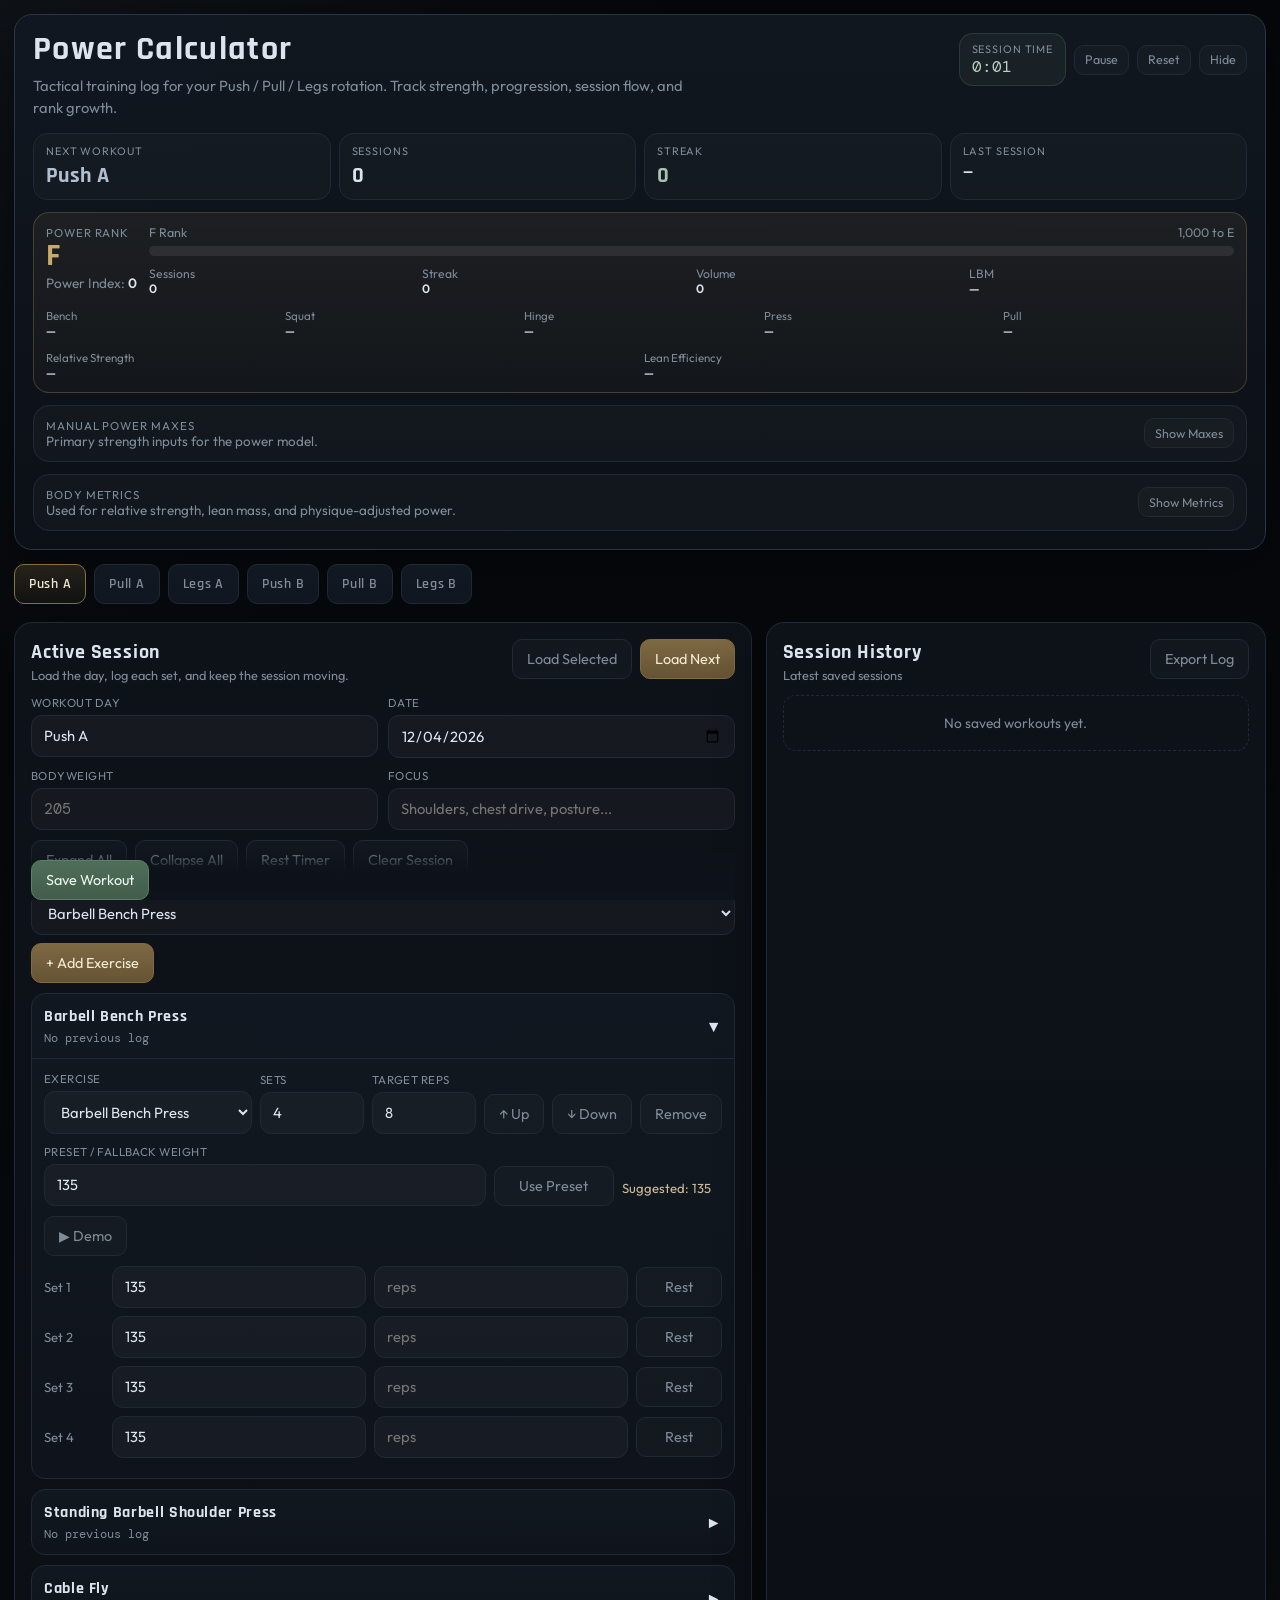
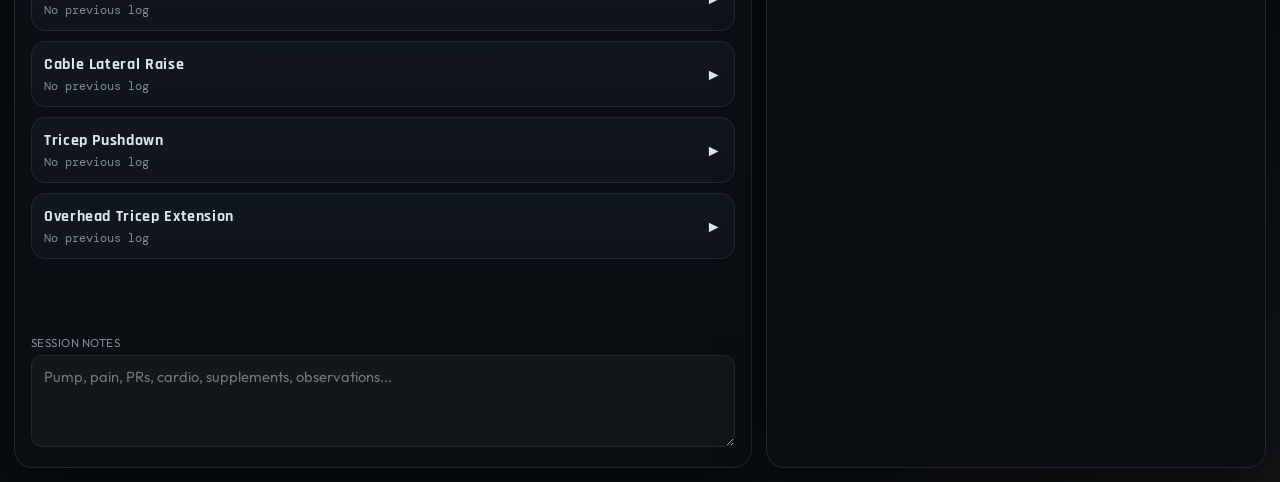
<file: index.html>
<!DOCTYPE html>
<html lang="en">
<head>
  <meta charset="UTF-8" />
  <meta name="viewport" content="width=device-width, initial-scale=1.0" />
  <title>Power Calculator</title>
  <link rel="preconnect" href="https://fonts.googleapis.com">
  <link rel="preconnect" href="https://fonts.gstatic.com" crossorigin>
  <link href="https://fonts.googleapis.com/css2?family=Rajdhani:wght@500;600;700&family=Outfit:wght@300;400;500;600&family=DM+Mono:wght@400;500&display=swap" rel="stylesheet">
  <link rel="stylesheet" href="styles.css" />
</head>
<body>
  <div class="toast-wrap" id="toastWrap"></div>

  <button class="rest-fab hidden" id="restFab" type="button">Show Rest</button>

  <div class="rest-widget hidden" id="restWidget">
    <div class="rest-head">
      <span>Rest Timer</span>
      <button class="ghost mini" id="restHideBtn" type="button">Hide</button>
    </div>
    <div class="rest-time mono" id="restDisplay">1:30</div>
    <div class="rest-actions">
      <button class="primary" id="restToggleBtn" type="button">Start</button>
      <button class="ghost" id="restResetBtn" type="button">Reset</button>
    </div>
    <div class="rest-presets">
      <button class="ghost mini" data-rest="60" type="button">1m</button>
      <button class="ghost mini" data-rest="90" type="button">90s</button>
      <button class="ghost mini" data-rest="120" type="button">2m</button>
      <button class="ghost mini" data-rest="180" type="button">3m</button>
    </div>
  </div>

  <div class="wrap">
    <section class="hero">
      <div class="hero-top">
        <div>
          <h1>Power Calculator</h1>
          <p class="hero-copy">
            Tactical training log for your Push / Pull / Legs rotation. Track strength, progression, session flow, and rank growth.
          </p>
        </div>

        <div class="session-timer-wrap" id="sessionTimerWrap">
          <div class="session-pill" id="sessionPill">
            <div>
              <div class="pill-label">Session Time</div>
              <div class="mono pill-time" id="sessionDisplay">0:00</div>
            </div>
          </div>
          <button class="ghost mini" id="sessionPauseBtn" type="button">Pause</button>
          <button class="ghost mini" id="sessionResetBtn" type="button">Reset</button>
          <button class="ghost mini" id="sessionHideBtn" type="button">Hide</button>
        </div>
      </div>

      <div class="stats">
        <div class="stat">
          <div class="stat-label">Next Workout</div>
          <div class="stat-value accent" id="nextStat">—</div>
        </div>
        <div class="stat">
          <div class="stat-label">Sessions</div>
          <div class="stat-value" id="sessionsStat">0</div>
        </div>
        <div class="stat">
          <div class="stat-label">Streak</div>
          <div class="stat-value success" id="streakStat">0</div>
        </div>
        <div class="stat">
          <div class="stat-label">Last Session</div>
          <div class="stat-value smallish" id="lastStat">—</div>
        </div>
      </div>

      <div id="powerPanel"></div>
      <div id="maxesPanel"></div>
    </section>

    <div class="tabbar" id="tabbar"></div>

    <div class="grid">
      <section class="card">
        <div class="section-head">
          <div>
            <h2>Active Session</h2>
            <div class="section-sub">Load the day, log each set, and keep the session moving.</div>
          </div>
          <div class="toolbar">
            <button class="ghost" id="loadTplBtn" type="button">Load Selected</button>
            <button class="primary" id="loadNextBtn" type="button">Load Next</button>
          </div>
        </div>

        <div class="form-row cols-2">
          <div>
            <label for="wkName">Workout Day</label>
            <input id="wkName" placeholder="Push A" />
          </div>
          <div>
            <label for="wkDate">Date</label>
            <input id="wkDate" type="date" />
          </div>
        </div>

        <div class="form-row cols-2">
          <div>
            <label for="bodyWt">Bodyweight</label>
            <input id="bodyWt" class="mono" placeholder="205" />
          </div>
          <div>
            <label for="focusNotes">Focus</label>
            <input id="focusNotes" placeholder="Shoulders, chest drive, posture..." />
          </div>
        </div>

        <div class="toolbar" id="exerciseToolbarWrap">
          <button class="ghost" id="expandAllBtn" type="button">Expand All</button>
          <button class="ghost" id="collapseAllBtn" type="button">Collapse All</button>
          <button class="ghost" id="openRestBtn" type="button">Rest Timer</button>
          <button class="ghost" id="clearBtn" type="button">Clear Session</button>
        </div>

        <div id="exerciseToolbar"></div>
        <div class="exercise-list" id="exList"></div>

        <div class="sticky-actions">
          <button class="success" id="saveBtn" type="button">Save Workout</button>
        </div>

        <div class="notes-wrap">
          <label for="wkNotes">Session Notes</label>
          <textarea id="wkNotes" placeholder="Pump, pain, PRs, cardio, supplements, observations..."></textarea>
        </div>
      </section>

      <aside class="card">
        <div class="section-head">
          <div>
            <h2>Session History</h2>
            <div class="section-sub">Latest saved sessions</div>
          </div>
          <div class="toolbar">
            <button class="ghost" id="exportBtn" type="button">Export Log</button>
          </div>
        </div>

        <div class="history-list" id="histList"></div>
      </aside>
    </div>
  </div>

  <script src="app.js"></script>
</body>
</html>
</file>
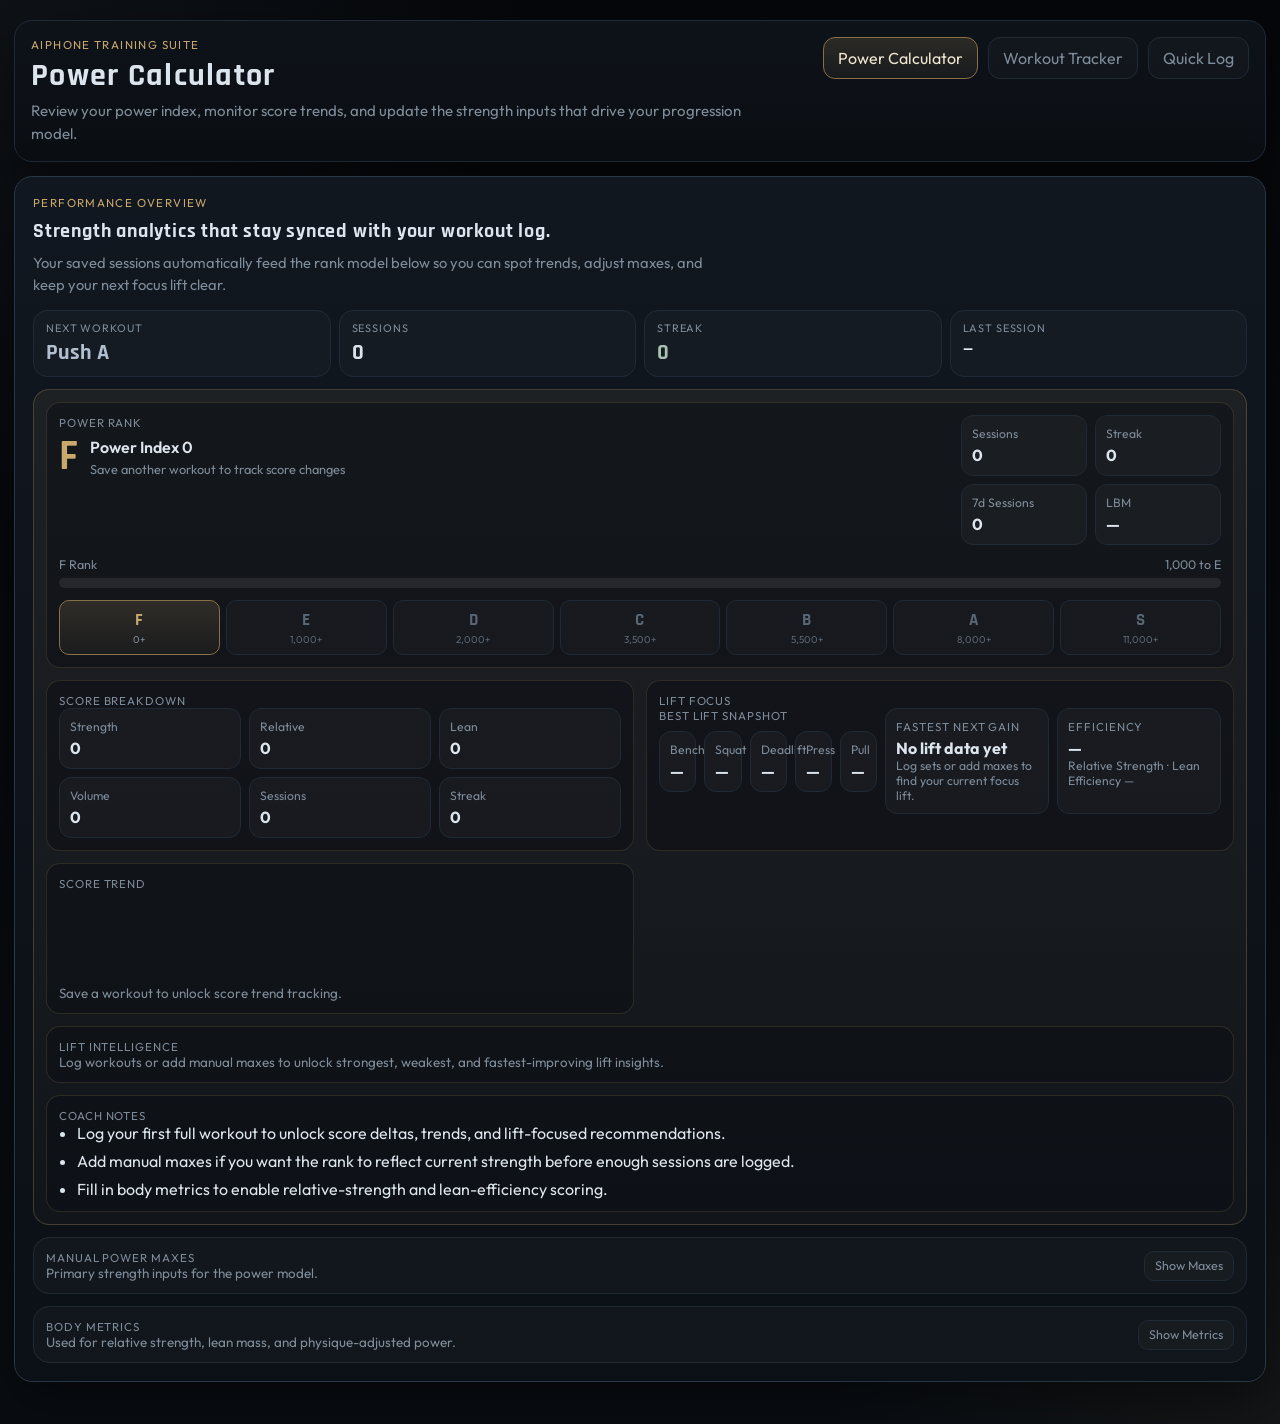
<file: docs/index.html>
<!DOCTYPE html>
<html lang="en">
<head>
  <meta charset="UTF-8" />
  <meta name="viewport" content="width=device-width, initial-scale=1.0, viewport-fit=cover" />
  <meta name="theme-color" content="#05070a" />
  <meta name="apple-mobile-web-app-capable" content="yes" />
  <meta name="apple-mobile-web-app-status-bar-style" content="black-translucent" />
  <meta name="apple-mobile-web-app-title" content="Aiphone" />
  <title>Power Calculator</title>
  <link rel="preconnect" href="https://fonts.googleapis.com">
  <link rel="preconnect" href="https://fonts.gstatic.com" crossorigin>
  <link href="https://fonts.googleapis.com/css2?family=Rajdhani:wght@500;600;700&family=Outfit:wght@300;400;500;600&family=DM+Mono:wght@400;500&display=swap" rel="stylesheet">
  <link rel="stylesheet" href="styles.css" />
</head>
<body data-page="power">
  <div class="toast-wrap" id="toastWrap"></div>

  <div class="wrap">
    <header class="page-nav card shell-card">
      <div>
        <div class="eyebrow">Aiphone Training Suite</div>
        <h1 class="page-title">Power Calculator</h1>
        <p class="page-copy">Review your power index, monitor score trends, and update the strength inputs that drive your progression model.</p>
      </div>
      <nav class="page-links" aria-label="Primary">
        <a class="page-link active" href="index.html" aria-current="page">Power Calculator</a>
        <a class="page-link" href="workout.html">Workout Tracker</a>
        <a class="page-link" href="quicklog.html">Quick Log</a>
      </nav>
    </header>

    <section class="hero page-hero">
      <div class="hero-top">
        <div>
          <div class="eyebrow">Performance Overview</div>
          <h2>Strength analytics that stay synced with your workout log.</h2>
          <p class="hero-copy">
            Your saved sessions automatically feed the rank model below so you can spot trends, adjust maxes, and keep your next focus lift clear.
          </p>
        </div>
      </div>

      <div class="stats">
        <div class="stat">
          <div class="stat-label">Next Workout</div>
          <div class="stat-value accent" id="nextStat">—</div>
        </div>
        <div class="stat">
          <div class="stat-label">Sessions</div>
          <div class="stat-value" id="sessionsStat">0</div>
        </div>
        <div class="stat">
          <div class="stat-label">Streak</div>
          <div class="stat-value success" id="streakStat">0</div>
        </div>
        <div class="stat">
          <div class="stat-label">Last Session</div>
          <div class="stat-value smallish" id="lastStat">—</div>
        </div>
      </div>

      <div id="powerPanel"></div>
      <div id="maxesPanel"></div>
      <div id="bodyMetricsPanel" class="metrics-panel-shell"></div>
    </section>
  </div>

  <script src="app.js"></script>
</body>
</html>
</file>
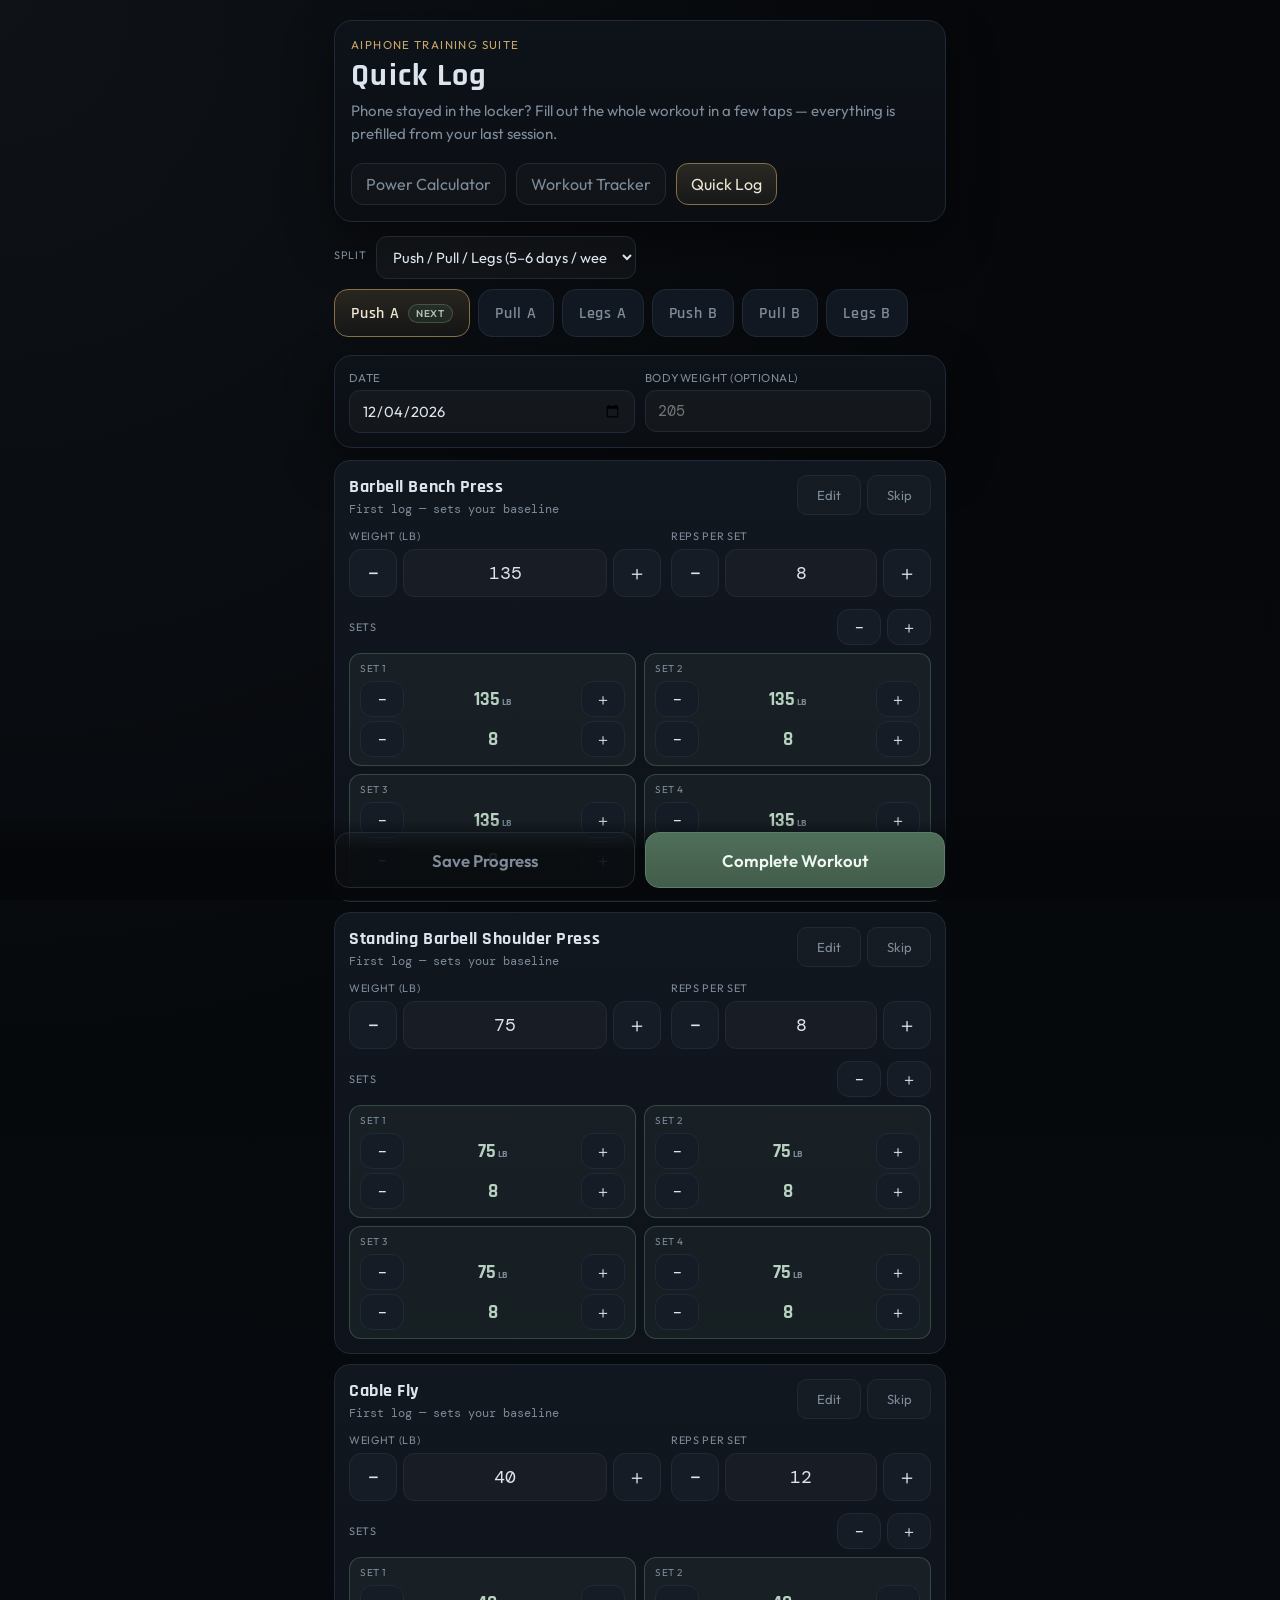
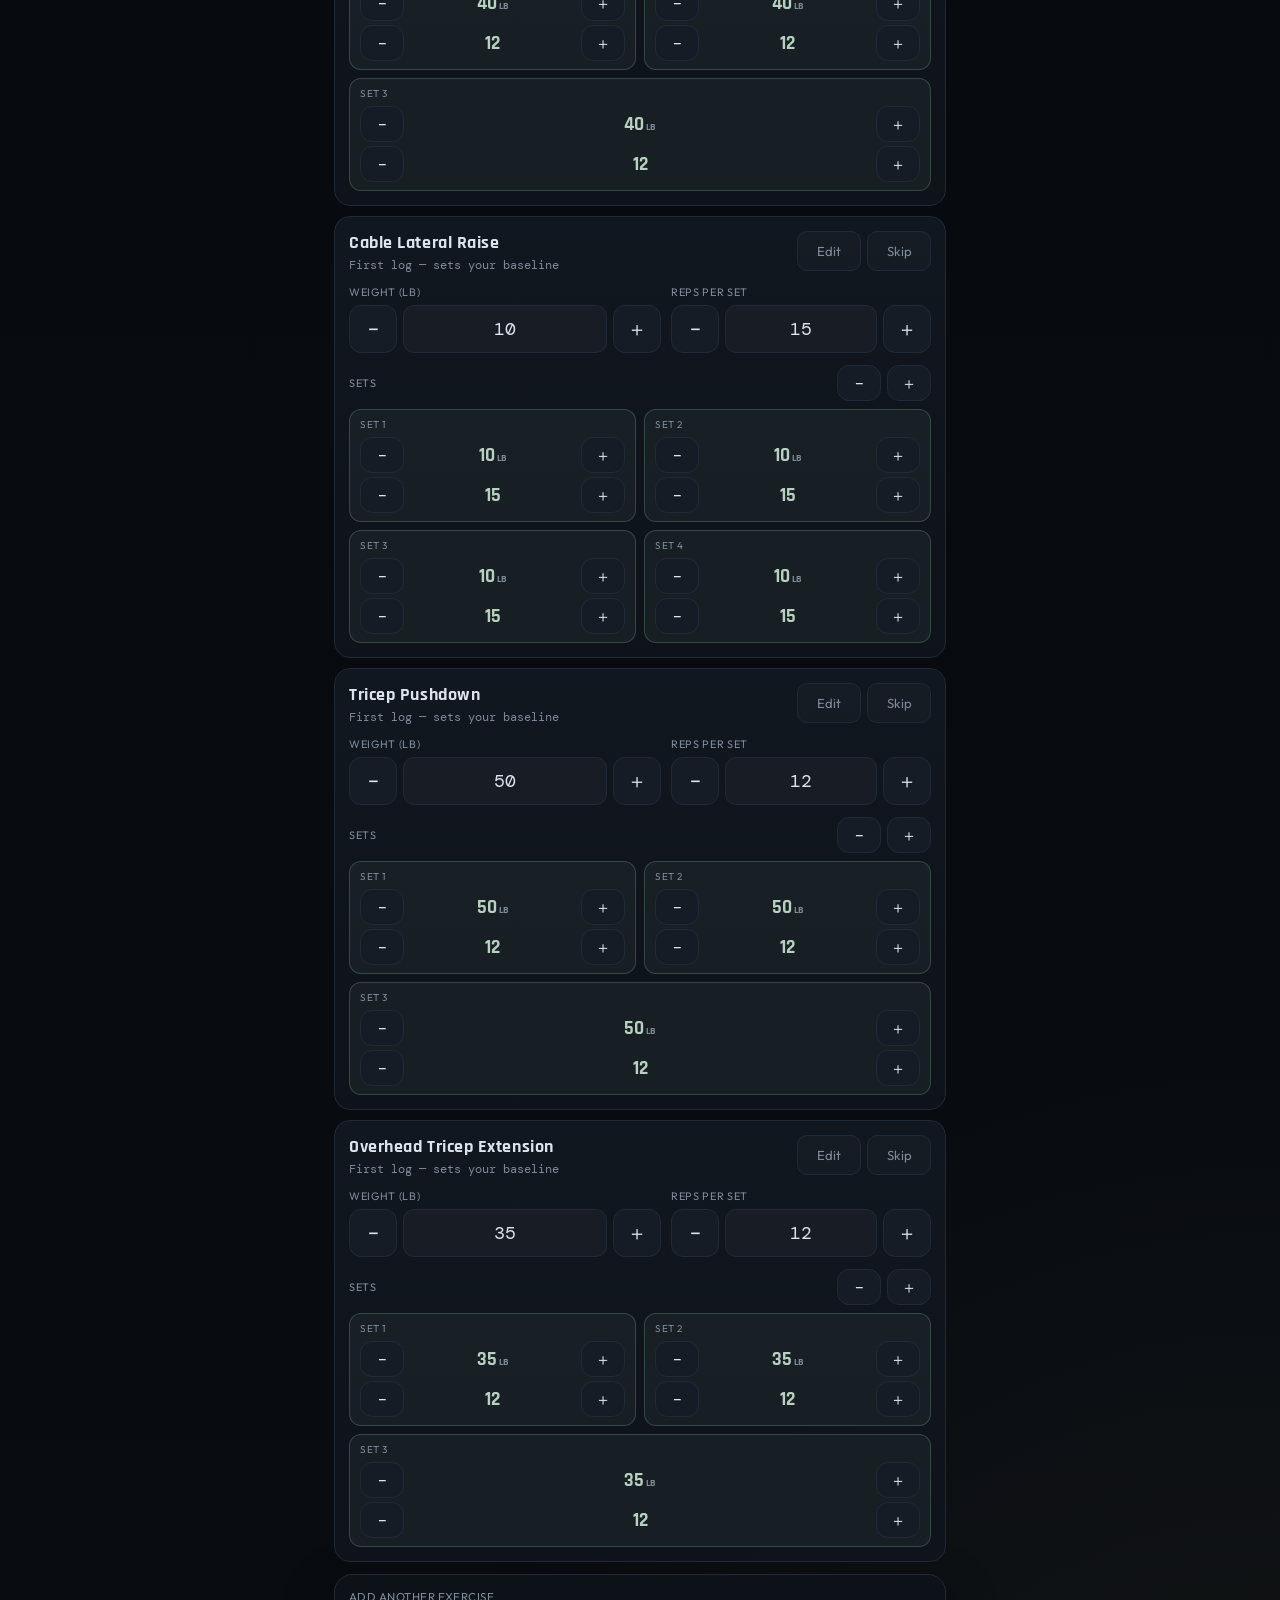
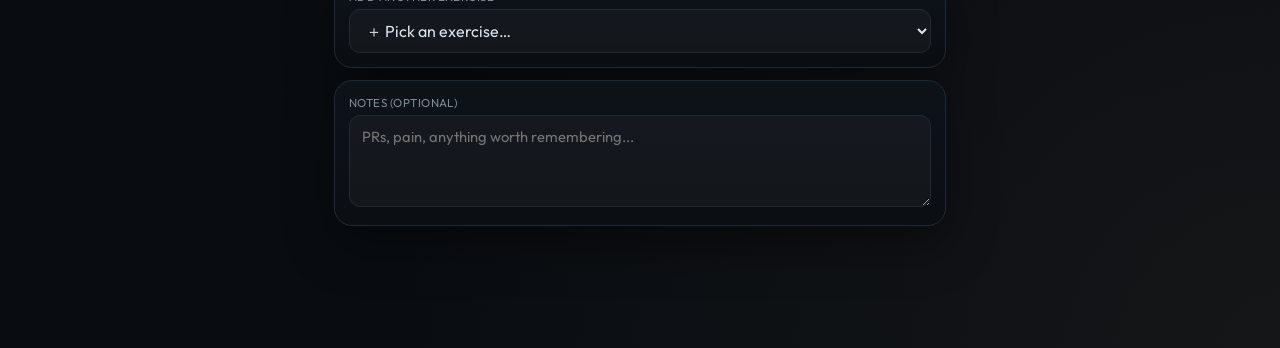
<file: docs/quicklog.html>
<!DOCTYPE html>
<html lang="en">
<head>
  <meta charset="UTF-8" />
  <meta name="viewport" content="width=device-width, initial-scale=1.0, viewport-fit=cover" />
  <meta name="theme-color" content="#05070a" />
  <meta name="apple-mobile-web-app-capable" content="yes" />
  <meta name="apple-mobile-web-app-status-bar-style" content="black-translucent" />
  <meta name="apple-mobile-web-app-title" content="Aiphone" />
  <title>Quick Log</title>
  <link rel="preconnect" href="https://fonts.googleapis.com">
  <link rel="preconnect" href="https://fonts.gstatic.com" crossorigin>
  <link href="https://fonts.googleapis.com/css2?family=Rajdhani:wght@500;600;700&family=Outfit:wght@300;400;500;600&family=DM+Mono:wght@400;500&display=swap" rel="stylesheet">
  <link rel="stylesheet" href="styles.css" />
</head>
<body data-page="quicklog">
  <div class="toast-wrap" id="toastWrap"></div>

  <div class="wrap ql-wrap">
    <header class="page-nav card shell-card">
      <div>
        <div class="eyebrow">Aiphone Training Suite</div>
        <h1 class="page-title">Quick Log</h1>
        <p class="page-copy">Phone stayed in the locker? Fill out the whole workout in a few taps — everything is prefilled from your last session.</p>
      </div>
      <nav class="page-links" aria-label="Primary">
        <a class="page-link" href="index.html">Power Calculator</a>
        <a class="page-link" href="workout.html">Workout Tracker</a>
        <a class="page-link active" href="quicklog.html" aria-current="page">Quick Log</a>
      </nav>
    </header>

    <div id="qlEditor">
      <div class="ql-split-bar" id="qlSplitBar"></div>
      <div class="ql-day-chips" id="qlDayChips"></div>

      <div class="card ql-meta">
        <div class="form-row cols-2">
          <div>
            <label for="qlDate">Date</label>
            <input id="qlDate" type="date" />
          </div>
          <div>
            <label for="qlBodyWt">Bodyweight (optional)</label>
            <input id="qlBodyWt" class="mono" inputmode="decimal" placeholder="205" />
          </div>
        </div>
      </div>

      <div class="ql-list" id="qlList"></div>

      <div class="card ql-add">
        <label for="qlAddSelect">Add another exercise</label>
        <select id="qlAddSelect"></select>
      </div>

      <div class="card ql-notes">
        <label for="qlNotes">Notes (optional)</label>
        <textarea id="qlNotes" placeholder="PRs, pain, anything worth remembering..."></textarea>
      </div>
    </div>

    <div id="qlDone"></div>

    <div class="ql-save-bar" id="qlSaveBar">
      <button class="ghost ql-save-btn" id="qlSaveBtn" type="button">Save Progress</button>
      <button class="success ql-save-btn" id="qlCompleteBtn" type="button">Complete Workout</button>
    </div>
  </div>

  <script src="app.js"></script>
</body>
</html>
</file>
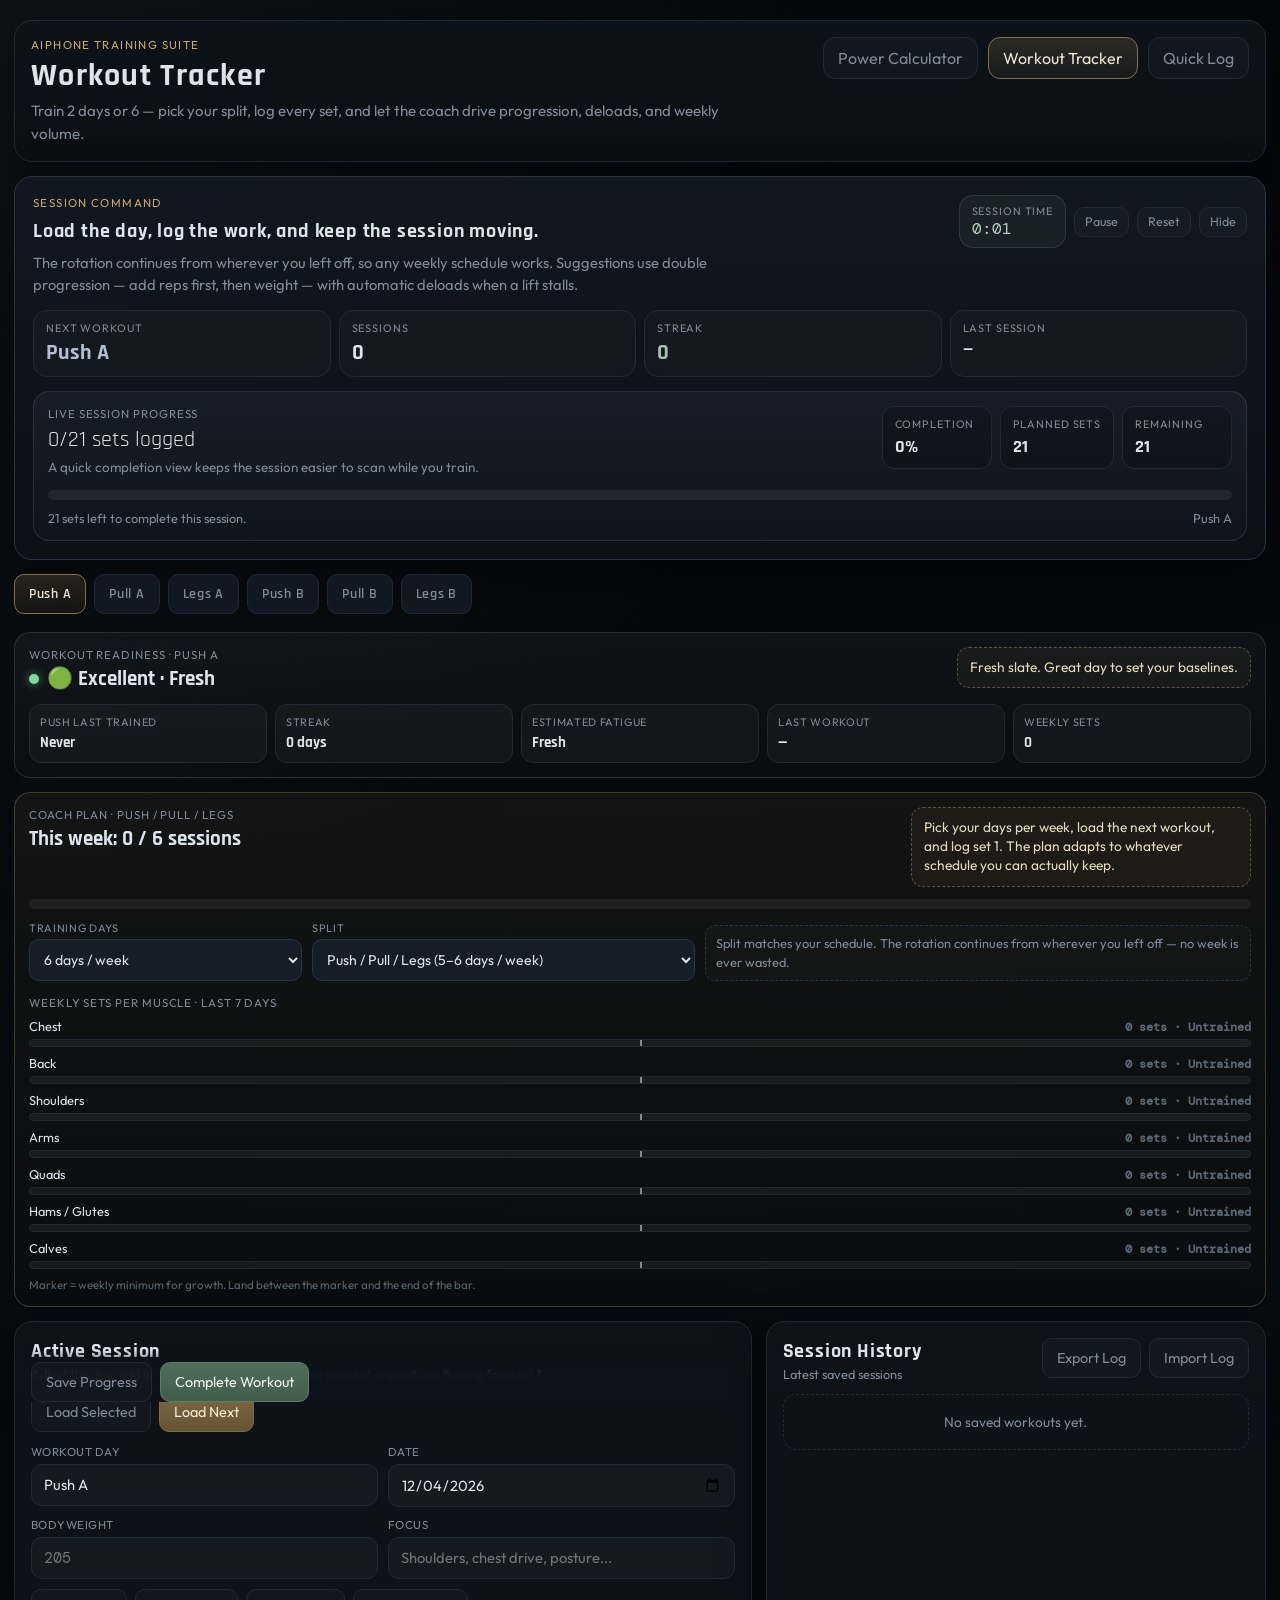
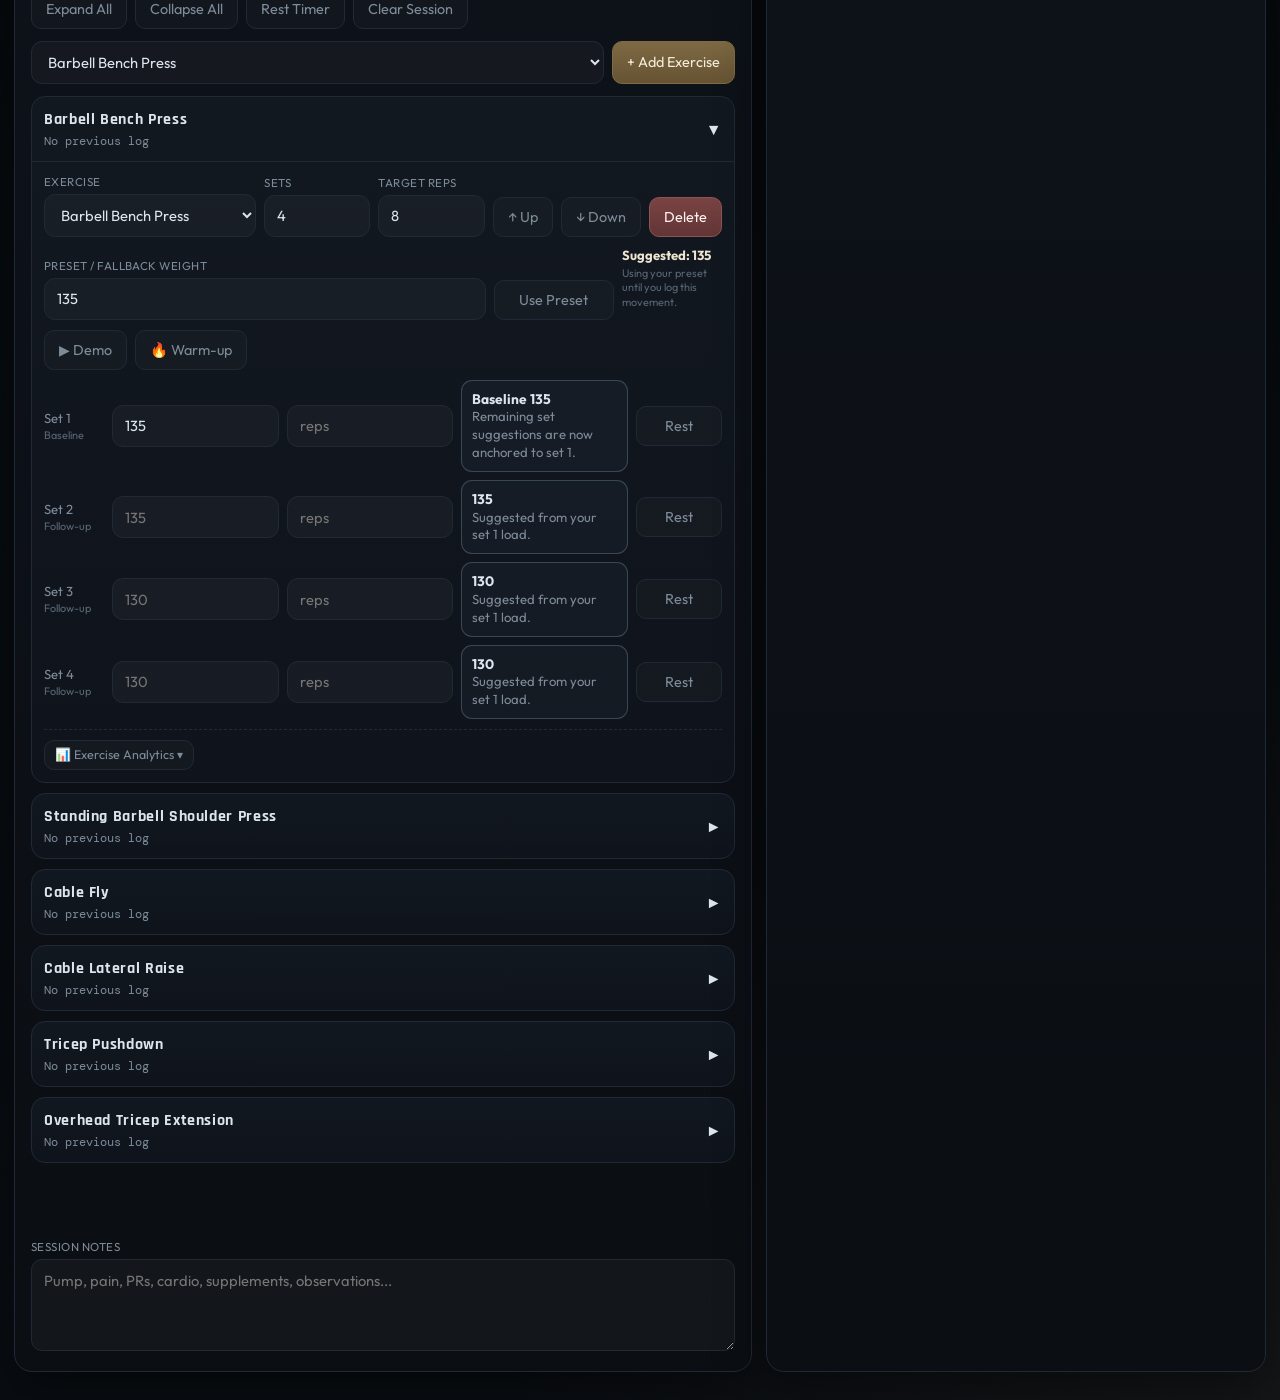
<file: docs/workout.html>
<!DOCTYPE html>
<html lang="en">
<head>
  <meta charset="UTF-8" />
  <meta name="viewport" content="width=device-width, initial-scale=1.0, viewport-fit=cover" />
  <meta name="theme-color" content="#05070a" />
  <meta name="apple-mobile-web-app-capable" content="yes" />
  <meta name="apple-mobile-web-app-status-bar-style" content="black-translucent" />
  <meta name="apple-mobile-web-app-title" content="Aiphone" />
  <title>Workout Tracker</title>
  <link rel="preconnect" href="https://fonts.googleapis.com">
  <link rel="preconnect" href="https://fonts.gstatic.com" crossorigin>
  <link href="https://fonts.googleapis.com/css2?family=Rajdhani:wght@500;600;700&family=Outfit:wght@300;400;500;600&family=DM+Mono:wght@400;500&display=swap" rel="stylesheet">
  <link rel="stylesheet" href="styles.css" />
</head>
<body data-page="workout">
  <div class="toast-wrap" id="toastWrap"></div>

  <button class="rest-fab hidden" id="restFab" type="button">Show Rest</button>

  <div class="rest-widget hidden" id="restWidget">
    <div class="rest-head">
      <span>Rest Timer</span>
      <button class="ghost mini" id="restHideBtn" type="button">Hide</button>
    </div>
    <div class="rest-time mono" id="restDisplay">1:30</div>
    <div class="rest-actions">
      <button class="primary" id="restToggleBtn" type="button">Start</button>
      <button class="ghost" id="restResetBtn" type="button">Reset</button>
    </div>
    <div class="rest-presets">
      <button class="ghost mini" data-rest="60" type="button">1m</button>
      <button class="ghost mini" data-rest="90" type="button">90s</button>
      <button class="ghost mini" data-rest="120" type="button">2m</button>
      <button class="ghost mini" data-rest="180" type="button">3m</button>
    </div>
  </div>

  <div class="wrap">
    <header class="page-nav card shell-card">
      <div>
        <div class="eyebrow">Aiphone Training Suite</div>
        <h1 class="page-title">Workout Tracker</h1>
        <p class="page-copy">Train 2 days or 6 — pick your split, log every set, and let the coach drive progression, deloads, and weekly volume.</p>
      </div>
      <nav class="page-links" aria-label="Primary">
        <a class="page-link" href="index.html">Power Calculator</a>
        <a class="page-link active" href="workout.html" aria-current="page">Workout Tracker</a>
        <a class="page-link" href="quicklog.html">Quick Log</a>
      </nav>
    </header>

    <section class="hero page-hero">
      <div class="hero-top">
        <div>
          <div class="eyebrow">Session Command</div>
          <h2>Load the day, log the work, and keep the session moving.</h2>
          <p class="hero-copy">
            The rotation continues from wherever you left off, so any weekly schedule works. Suggestions use double progression — add reps first, then weight — with automatic deloads when a lift stalls.
          </p>
        </div>

        <div class="session-timer-wrap" id="sessionTimerWrap">
          <div class="session-pill" id="sessionPill">
            <div>
              <div class="pill-label">Session Time</div>
              <div class="mono pill-time" id="sessionDisplay">0:00</div>
            </div>
          </div>
          <button class="ghost mini" id="sessionPauseBtn" type="button">Pause</button>
          <button class="ghost mini" id="sessionResetBtn" type="button">Reset</button>
          <button class="ghost mini" id="sessionHideBtn" type="button">Hide</button>
        </div>
      </div>

      <div class="stats">
        <div class="stat">
          <div class="stat-label">Next Workout</div>
          <div class="stat-value accent" id="nextStat">—</div>
        </div>
        <div class="stat">
          <div class="stat-label">Sessions</div>
          <div class="stat-value" id="sessionsStat">0</div>
        </div>
        <div class="stat">
          <div class="stat-label">Streak</div>
          <div class="stat-value success" id="streakStat">0</div>
        </div>
        <div class="stat">
          <div class="stat-label">Last Session</div>
          <div class="stat-value smallish" id="lastStat">—</div>
        </div>
      </div>

      <div id="trackerProgress"></div>
    </section>

    <div class="tabbar" id="tabbar"></div>

    <div id="celebrationPanel"></div>
    <div id="readinessPanel"></div>
    <div id="coachPanel"></div>

    <div class="grid">
      <section class="card">
        <div class="section-head">
          <div>
            <h2>Active Session</h2>
            <div class="section-sub">Adjust the day, add or delete movements, and keep your set suggestions flowing from set 1.</div>
          </div>
          <div class="toolbar">
            <button class="ghost" id="loadTplBtn" type="button">Load Selected</button>
            <button class="primary" id="loadNextBtn" type="button">Load Next</button>
          </div>
        </div>

        <div class="form-row cols-2">
          <div>
            <label for="wkName">Workout Day</label>
            <input id="wkName" placeholder="Push A" />
          </div>
          <div>
            <label for="wkDate">Date</label>
            <input id="wkDate" type="date" />
          </div>
        </div>

        <div class="form-row cols-2">
          <div>
            <label for="bodyWt">Bodyweight</label>
            <input id="bodyWt" class="mono" placeholder="205" />
          </div>
          <div>
            <label for="focusNotes">Focus</label>
            <input id="focusNotes" placeholder="Shoulders, chest drive, posture..." />
          </div>
        </div>

        <div class="toolbar" id="exerciseToolbarWrap">
          <button class="ghost" id="expandAllBtn" type="button">Expand All</button>
          <button class="ghost" id="collapseAllBtn" type="button">Collapse All</button>
          <button class="ghost" id="openRestBtn" type="button">Rest Timer</button>
          <button class="ghost" id="clearBtn" type="button">Clear Session</button>
        </div>

        <div id="exerciseToolbar"></div>
        <div class="exercise-list" id="exList"></div>

        <div class="sticky-actions">
          <button class="ghost" id="saveBtn" type="button">Save Progress</button>
          <button class="success" id="completeBtn" type="button">Complete Workout</button>
        </div>

        <div class="notes-wrap">
          <label for="wkNotes">Session Notes</label>
          <textarea id="wkNotes" placeholder="Pump, pain, PRs, cardio, supplements, observations..."></textarea>
        </div>
      </section>

      <aside class="card">
        <div class="section-head">
          <div>
            <h2>Session History</h2>
            <div class="section-sub">Latest saved sessions</div>
          </div>
          <div class="toolbar">
            <button class="ghost" id="exportBtn" type="button">Export Log</button>
            <button class="ghost" id="importBtn" type="button">Import Log</button>
            <input type="file" id="importFile" accept="application/json,.json" hidden />
          </div>
        </div>

        <div class="history-list" id="histList"></div>
      </aside>
    </div>
  </div>

  <script src="app.js"></script>
</body>
</html>
</file>
<file: styles.css>
:root{
  --bg:#05070a;
  --bg2:#0a0d12;
  --card:#0e131a;
  --card2:#121821;
  --panel:#151d27;
  --border:#202a36;
  --border2:#2a3645;
  --text:#dce4ed;
  --muted:#7e8b99;
  --dim:#596674;
  --accent:#7f95ad;
  --gold:#c8a96b;
  --gold2:#8d7447;
  --success:#5f8a70;
  --danger:#b56262;
  --shadow:0 18px 50px rgba(0,0,0,.45);
}

*{box-sizing:border-box;margin:0;padding:0;-webkit-tap-highlight-color:transparent}
html{font-size:16px}
body{
  min-height:100vh;
  background:
    radial-gradient(circle at top left, rgba(127,149,173,.08), transparent 28%),
    radial-gradient(circle at bottom right, rgba(200,169,107,.06), transparent 24%),
    linear-gradient(180deg, #05070a 0%, #090d12 100%);
  color:var(--text);
  font-family:'Outfit',sans-serif;
  overflow-x:hidden;
}

body::before{
  content:"";
  position:fixed;
  inset:0;
  pointer-events:none;
  opacity:.14;
  background-image:
    linear-gradient(rgba(255,255,255,.03) 1px, transparent 1px),
    linear-gradient(90deg, rgba(255,255,255,.03) 1px, transparent 1px);
  background-size:24px 24px;
  mask-image:radial-gradient(circle at center, black 35%, transparent 100%);
}

.wrap{
  position:relative;
  z-index:1;
  max-width:1280px;
  margin:0 auto;
  padding:14px;
}

h1,h2,h3{
  font-family:'Rajdhani',sans-serif;
  letter-spacing:.04em;
}

h1{font-size:2.1rem;line-height:1}
h2{font-size:1.25rem}
h3{font-size:1rem}

.hero{
  background:linear-gradient(180deg, rgba(18,24,33,.95), rgba(12,17,24,.96));
  border:1px solid var(--border2);
  border-radius:18px;
  padding:18px;
  box-shadow:var(--shadow);
  margin-bottom:14px;
}

.hero-top{
  display:flex;
  justify-content:space-between;
  align-items:flex-start;
  gap:12px;
  flex-wrap:wrap;
}

.hero-copy{
  margin-top:8px;
  color:var(--muted);
  font-size:.92rem;
  line-height:1.5;
  max-width:680px;
}

.session-timer-wrap{
  display:flex;
  align-items:center;
  gap:8px;
  flex-wrap:wrap;
}

.session-pill{
  display:flex;
  align-items:center;
  gap:10px;
  background:rgba(95,138,112,.1);
  border:1px solid rgba(95,138,112,.25);
  border-radius:14px;
  padding:8px 12px;
}

.pill-label{
  font-size:.68rem;
  color:var(--muted);
  text-transform:uppercase;
  letter-spacing:.08em;
}

.pill-time{
  font-size:1rem;
  color:#b8d0bf;
}

.stats{
  margin-top:14px;
  display:grid;
  grid-template-columns:repeat(4,1fr);
  gap:8px;
}

.stat{
  background:rgba(255,255,255,.02);
  border:1px solid var(--border);
  border-radius:14px;
  padding:10px 12px;
}

.stat-label{
  font-size:.68rem;
  color:var(--muted);
  text-transform:uppercase;
  letter-spacing:.08em;
  margin-bottom:4px;
}

.stat-value{
  font-family:'Rajdhani',sans-serif;
  font-size:1.35rem;
  font-weight:700;
}

.stat-value.accent{color:#b2bfd0}
.stat-value.success{color:#a8c1b1}
.stat-value.smallish{font-size:1rem}

.tabbar{
  display:flex;
  gap:8px;
  overflow-x:auto;
  padding-bottom:4px;
  margin-bottom:14px;
}

.grid{
  display:grid;
  grid-template-columns:1.4fr .95fr;
  gap:14px;
}

.card{
  background:linear-gradient(180deg, rgba(14,19,26,.97), rgba(11,15,20,.98));
  border:1px solid var(--border);
  border-radius:18px;
  padding:16px;
  box-shadow:var(--shadow);
}

.section-head{
  display:flex;
  justify-content:space-between;
  align-items:flex-start;
  gap:10px;
  flex-wrap:wrap;
  margin-bottom:12px;
}

.section-sub{
  color:var(--muted);
  font-size:.8rem;
  margin-top:2px;
}

.form-row{
  display:grid;
  gap:10px;
  margin-bottom:10px;
}

.form-row.cols-2{grid-template-columns:1fr 1fr}

label{
  display:block;
  color:var(--muted);
  font-size:.72rem;
  letter-spacing:.04em;
  margin-bottom:5px;
  text-transform:uppercase;
}

input, textarea, select, button{
  font-family:'Outfit',sans-serif;
}

input, textarea, select{
  width:100%;
  min-height:42px;
  border:1px solid var(--border);
  border-radius:11px;
  background:rgba(255,255,255,.03);
  color:var(--text);
  padding:10px 12px;
  font-size:.92rem;
}

input:focus, textarea:focus, select:focus{
  outline:none;
  border-color:#5d7187;
  box-shadow:0 0 0 3px rgba(127,149,173,.12);
}

textarea{
  min-height:92px;
  resize:vertical;
  line-height:1.45;
}

button{
  min-height:40px;
  border-radius:10px;
  border:1px solid var(--border);
  background:#151c25;
  color:var(--text);
  padding:9px 14px;
  cursor:pointer;
  font-size:.9rem;
  transition:.15s ease;
}

button:hover{
  transform:translateY(-1px);
  border-color:var(--border2);
}

button.primary{
  background:linear-gradient(180deg,#7d6943,#665333);
  border-color:#816b42;
  color:#f4ecd8;
}

button.success{
  background:linear-gradient(180deg,#4f6e59,#425d4b);
  border-color:#5c7f68;
  color:#eef7f1;
}

button.ghost{
  background:rgba(255,255,255,.02);
  color:var(--muted);
}

button.ghost:hover{color:var(--text)}
button.mini{min-height:30px;padding:5px 10px;font-size:.78rem}

.toolbar{
  display:flex;
  gap:8px;
  flex-wrap:wrap;
}

.tab{
  background:#121821;
  color:var(--muted);
  border:1px solid var(--border);
  white-space:nowrap;
  font-family:'Rajdhani',sans-serif;
  font-weight:600;
  letter-spacing:.05em;
}

.tab.active{
  color:#efe6d2;
  border-color:#876f46;
  background:linear-gradient(180deg, rgba(200,169,107,.16), rgba(200,169,107,.06));
}

#powerPanel,
#maxesPanel{
  margin-top:12px;
  border-radius:16px;
}

#powerPanel{
  background:linear-gradient(180deg, rgba(200,169,107,.08), rgba(200,169,107,.03));
  border:1px solid rgba(200,169,107,.25);
  padding:12px;
}

#maxesPanel{
  background:rgba(255,255,255,.025);
  border:1px solid var(--border);
  padding:12px;
}

.exercise-toolbar{
  display:flex;
  gap:8px;
  flex-wrap:wrap;
  margin:12px 0 10px;
}

.exercise-list{
  display:flex;
  flex-direction:column;
  gap:10px;
}

.exercise-card{
  background:linear-gradient(180deg, rgba(18,24,33,.95), rgba(15,20,28,.95));
  border:1px solid var(--border);
  border-radius:14px;
  overflow:hidden;
}

.exercise-head{
  display:flex;
  justify-content:space-between;
  align-items:center;
  gap:10px;
  padding:12px;
  cursor:pointer;
}

.exercise-head:hover{
  background:rgba(255,255,255,.02);
}

.exercise-meta{
  color:var(--muted);
  font-size:.78rem;
  margin-top:3px;
  font-family:'DM Mono',monospace;
}

.exercise-body{
  border-top:1px solid var(--border);
  padding:12px;
}

.exercise-body.hidden{display:none}

.edit-grid{
  display:grid;
  grid-template-columns:1.4fr .7fr .7fr auto auto auto;
  gap:8px;
  align-items:end;
  margin-bottom:10px;
}

.preset-row{
  display:grid;
  grid-template-columns:1fr 120px 100px;
  gap:8px;
  align-items:end;
  margin-bottom:10px;
}

.exercise-suggest{
  margin-bottom:10px;
  font-size:.82rem;
  color:#cdbb98;
}

.setRow{
  display:grid;
  grid-template-columns:60px 1fr 1fr 86px;
  gap:8px;
  align-items:center;
  margin-bottom:8px;
}

.setRow span{
  color:var(--muted);
  font-size:.82rem;
}

.sticky-actions{
  position:sticky;
  bottom:0;
  padding-top:12px;
  margin-top:12px;
  background:linear-gradient(180deg, transparent, rgba(14,19,26,.96) 45%);
}

.notes-wrap{margin-top:12px}

.history-list{
  display:flex;
  flex-direction:column;
  gap:8px;
}

.hist-item{
  border:1px solid var(--border);
  border-radius:13px;
  padding:12px;
  background:rgba(255,255,255,.02);
}

.hist-head{
  display:flex;
  justify-content:space-between;
  align-items:flex-start;
  gap:8px;
}

.hist-meta{
  color:var(--muted);
  font-size:.76rem;
  margin-top:2px;
}

.history-detail{
  color:var(--dim);
  font-size:.8rem;
  margin-top:5px;
}

.empty{
  border:1px dashed var(--border);
  border-radius:13px;
  padding:18px 14px;
  text-align:center;
  color:var(--muted);
  font-size:.86rem;
}

.rest-widget{
  position:fixed;
  right:16px;
  bottom:16px;
  z-index:1000;
  width:200px;
  background:linear-gradient(180deg,#10161e,#0d1218);
  border:1px solid var(--border2);
  border-radius:16px;
  padding:12px;
  box-shadow:var(--shadow);
}

.rest-widget.hidden{display:none}
.rest-fab.hidden{display:none}

.rest-fab{
  position:fixed;
  right:16px;
  bottom:16px;
  z-index:999;
}

.rest-head{
  display:flex;
  justify-content:space-between;
  align-items:center;
  margin-bottom:8px;
  color:var(--muted);
  font-size:.78rem;
  text-transform:uppercase;
  letter-spacing:.08em;
}

.rest-time{
  text-align:center;
  font-size:1.6rem;
  margin-bottom:10px;
}

.rest-actions{
  display:grid;
  grid-template-columns:1fr 1fr;
  gap:8px;
}

.rest-presets{
  display:grid;
  grid-template-columns:repeat(4,1fr);
  gap:6px;
  margin-top:8px;
}

.toast-wrap{
  position:fixed;
  top:14px;
  right:14px;
  z-index:9999;
  display:flex;
  flex-direction:column;
  gap:8px;
}

.toast{
  min-width:200px;
  max-width:320px;
  background:#161d26;
  border:1px solid var(--border2);
  color:var(--text);
  border-radius:12px;
  padding:11px 14px;
  box-shadow:var(--shadow);
  font-size:.86rem;
}

.toast.success{border-color:#5c7f68}
.toast.warn{border-color:#8b774e}

.mono{font-family:'DM Mono',monospace}

@media (max-width: 1040px){
  .grid{grid-template-columns:1fr}
}

@media (max-width: 720px){
  .stats{grid-template-columns:1fr 1fr}
  .form-row.cols-2{grid-template-columns:1fr}
  .edit-grid{grid-template-columns:1fr}
  .preset-row{grid-template-columns:1fr}
  .setRow{grid-template-columns:50px 1fr 1fr}
  .setRow .rest-btn{grid-column:1 / -1}
  #powerPanel > div:last-child,
  #maxesBody > div{
    grid-template-columns:1fr 1fr !important;
  }
}

@media (max-width: 520px){
  .wrap{padding:10px}
  .hero,.card{padding:12px}
  h1{font-size:1.7rem}
  #powerPanel > div:last-child,
  #maxesBody > div{
    grid-template-columns:1fr !important;
  }
}
</file>
<file: docs/styles.css>
:root{
  --bg:#05070a;
  --bg2:#0a0d12;
  --card:#0e131a;
  --card2:#121821;
  --panel:#151d27;
  --border:#202a36;
  --border2:#2a3645;
  --text:#dce4ed;
  --muted:#7e8b99;
  --dim:#596674;
  --accent:#7f95ad;
  --gold:#c8a96b;
  --gold2:#8d7447;
  --success:#5f8a70;
  --danger:#b56262;
  --shadow:0 18px 50px rgba(0,0,0,.45);
}

*{box-sizing:border-box;margin:0;padding:0;-webkit-tap-highlight-color:transparent}
html{font-size:16px}
body{
  min-height:100vh;
  background:
    radial-gradient(circle at top left, rgba(127,149,173,.08), transparent 28%),
    radial-gradient(circle at bottom right, rgba(200,169,107,.06), transparent 24%),
    linear-gradient(180deg, #05070a 0%, #090d12 100%);
  color:var(--text);
  font-family:'Outfit',sans-serif;
  overflow-x:hidden;
}

body::before{
  content:"";
  position:fixed;
  inset:0;
  pointer-events:none;
  opacity:.14;
  background-image:
    linear-gradient(rgba(255,255,255,.03) 1px, transparent 1px),
    linear-gradient(90deg, rgba(255,255,255,.03) 1px, transparent 1px);
  background-size:24px 24px;
  mask-image:radial-gradient(circle at center, black 35%, transparent 100%);
}

.wrap{
  position:relative;
  z-index:1;
  max-width:1280px;
  margin:0 auto;
  padding:14px;
}

h1,h2,h3{
  font-family:'Rajdhani',sans-serif;
  letter-spacing:.04em;
}

h1{font-size:2.1rem;line-height:1}
h2{font-size:1.25rem}
h3{font-size:1rem}

.hero{
  background:linear-gradient(180deg, rgba(18,24,33,.95), rgba(12,17,24,.96));
  border:1px solid var(--border2);
  border-radius:18px;
  padding:18px;
  box-shadow:var(--shadow);
  margin-bottom:14px;
}

.hero-top{
  display:flex;
  justify-content:space-between;
  align-items:flex-start;
  gap:12px;
  flex-wrap:wrap;
}

.hero-copy{
  margin-top:8px;
  color:var(--muted);
  font-size:.92rem;
  line-height:1.5;
  max-width:680px;
}

.session-timer-wrap{
  display:flex;
  align-items:center;
  gap:8px;
  flex-wrap:wrap;
}

.session-pill{
  display:flex;
  align-items:center;
  gap:10px;
  background:rgba(95,138,112,.1);
  border:1px solid rgba(95,138,112,.25);
  border-radius:14px;
  padding:8px 12px;
}

.pill-label{
  font-size:.68rem;
  color:var(--muted);
  text-transform:uppercase;
  letter-spacing:.08em;
}

.pill-time{
  font-size:1rem;
  color:#b8d0bf;
}

.stats{
  margin-top:14px;
  display:grid;
  grid-template-columns:repeat(4,1fr);
  gap:8px;
}

.stat{
  background:rgba(255,255,255,.02);
  border:1px solid var(--border);
  border-radius:14px;
  padding:10px 12px;
}

.stat-label{
  font-size:.68rem;
  color:var(--muted);
  text-transform:uppercase;
  letter-spacing:.08em;
  margin-bottom:4px;
}

.stat-value{
  font-family:'Rajdhani',sans-serif;
  font-size:1.35rem;
  font-weight:700;
}

.stat-value.accent{color:#b2bfd0}
.stat-value.success{color:#a8c1b1}
.stat-value.smallish{font-size:1rem}

.tabbar{
  display:flex;
  gap:8px;
  overflow-x:auto;
  padding-bottom:4px;
  margin-bottom:14px;
}

.grid{
  display:grid;
  grid-template-columns:1.4fr .95fr;
  gap:14px;
}

.card{
  background:linear-gradient(180deg, rgba(14,19,26,.97), rgba(11,15,20,.98));
  border:1px solid var(--border);
  border-radius:18px;
  padding:16px;
  box-shadow:var(--shadow);
}

.section-head{
  display:flex;
  justify-content:space-between;
  align-items:flex-start;
  gap:10px;
  flex-wrap:wrap;
  margin-bottom:12px;
}

.section-sub{
  color:var(--muted);
  font-size:.8rem;
  margin-top:2px;
}

.form-row{
  display:grid;
  gap:10px;
  margin-bottom:10px;
}

.form-row.cols-2{grid-template-columns:1fr 1fr}

label{
  display:block;
  color:var(--muted);
  font-size:.72rem;
  letter-spacing:.04em;
  margin-bottom:5px;
  text-transform:uppercase;
}

input, textarea, select, button{
  font-family:'Outfit',sans-serif;
}

input, textarea, select{
  width:100%;
  min-height:42px;
  border:1px solid var(--border);
  border-radius:11px;
  background:rgba(255,255,255,.03);
  color:var(--text);
  padding:10px 12px;
  font-size:.92rem;
}

input:focus, textarea:focus, select:focus{
  outline:none;
  border-color:#5d7187;
  box-shadow:0 0 0 3px rgba(127,149,173,.12);
}

textarea{
  min-height:92px;
  resize:vertical;
  line-height:1.45;
}

button{
  min-height:40px;
  border-radius:10px;
  border:1px solid var(--border);
  background:#151c25;
  color:var(--text);
  padding:9px 14px;
  cursor:pointer;
  font-size:.9rem;
  transition:.15s ease;
}

button:hover{
  transform:translateY(-1px);
  border-color:var(--border2);
}

button.primary{
  background:linear-gradient(180deg,#7d6943,#665333);
  border-color:#816b42;
  color:#f4ecd8;
}

button.success{
  background:linear-gradient(180deg,#4f6e59,#425d4b);
  border-color:#5c7f68;
  color:#eef7f1;
}

button.ghost{
  background:rgba(255,255,255,.02);
  color:var(--muted);
}

button.ghost:hover{color:var(--text)}
button.mini{min-height:30px;padding:5px 10px;font-size:.78rem}

.toolbar{
  display:flex;
  gap:8px;
  flex-wrap:wrap;
}

.tab{
  background:#121821;
  color:var(--muted);
  border:1px solid var(--border);
  white-space:nowrap;
  font-family:'Rajdhani',sans-serif;
  font-weight:600;
  letter-spacing:.05em;
}

.tab.active{
  color:#efe6d2;
  border-color:#876f46;
  background:linear-gradient(180deg, rgba(200,169,107,.16), rgba(200,169,107,.06));
}

#powerPanel,
#maxesPanel{
  margin-top:12px;
  border-radius:16px;
}

#powerPanel{
  background:linear-gradient(180deg, rgba(200,169,107,.08), rgba(200,169,107,.03));
  border:1px solid rgba(200,169,107,.25);
  padding:12px;
}

#maxesPanel{
  background:rgba(255,255,255,.025);
  border:1px solid var(--border);
  padding:12px;
}


.power-shell{
  display:grid;
  grid-template-columns:repeat(2,minmax(0,1fr));
  gap:12px;
}

.power-card{
  background:rgba(9,13,19,.45);
  border:1px solid rgba(200,169,107,.16);
  border-radius:14px;
  padding:12px;
}

.power-card-hero,
.power-card-wide{
  grid-column:1 / -1;
}

.power-kicker,
.power-section-title,
.power-focus-label{
  font-size:.72rem;
  color:var(--muted);
  text-transform:uppercase;
  letter-spacing:.08em;
}

.power-headline{
  display:flex;
  justify-content:space-between;
  gap:12px;
  align-items:flex-start;
  flex-wrap:wrap;
  margin-bottom:12px;
}

.power-rank-row{
  display:flex;
  align-items:center;
  gap:12px;
  margin-top:6px;
  flex-wrap:wrap;
}

.power-rank{
  font-family:'Rajdhani',sans-serif;
  font-size:2.6rem;
  font-weight:700;
  color:var(--gold);
  line-height:1;
}

.power-index{
  font-size:1rem;
  font-weight:600;
}

.power-delta{
  font-size:.8rem;
  margin-top:4px;
}

.power-delta.positive{color:#7fda9d}
.power-delta.negative{color:#ff8a8a}
.power-delta.neutral{color:var(--muted)}

.power-stat-chip-wrap{
  display:grid;
  grid-template-columns:repeat(2,minmax(110px,1fr));
  gap:8px;
  min-width:min(100%,260px);
}

.power-stat-chip,
.power-breakdown-card,
.power-lift-card,
.power-focus-box{
  background:rgba(255,255,255,.03);
  border:1px solid var(--border);
  border-radius:12px;
  padding:10px;
}

.power-stat-chip span,
.power-breakdown-card span,
.power-lift-card span,
.power-focus-box span{
  display:block;
  color:var(--muted);
  font-size:.76rem;
}

.power-stat-chip strong,
.power-breakdown-card strong,
.power-lift-card strong,
.power-focus-box strong{
  display:block;
  margin-top:4px;
  color:var(--text);
  font-size:1rem;
}

.power-progress-row{
  display:flex;
  justify-content:space-between;
  gap:8px;
  font-size:.78rem;
  color:var(--muted);
  margin-bottom:6px;
}

.power-progress-track{
  height:10px;
  background:rgba(255,255,255,.08);
  border-radius:999px;
  overflow:hidden;
}

.power-progress-fill{
  height:100%;
  background:linear-gradient(90deg,var(--gold),var(--accent));
}

.power-breakdown-grid,
.power-lift-grid,
.power-focus-grid{
  display:grid;
  gap:8px;
}

.power-breakdown-grid{
  grid-template-columns:repeat(3,minmax(0,1fr));
}

.power-lift-grid{
  grid-template-columns:repeat(5,minmax(0,1fr));
  margin-top:8px;
}

.power-focus-grid{
  grid-template-columns:1.2fr .9fr .9fr;
}

.power-rank-ladder{
  display:grid;
  grid-template-columns:repeat(7,minmax(0,1fr));
  gap:6px;
  margin-top:12px;
}

.power-rank-step{
  text-align:center;
  padding:8px 4px;
  border:1px solid var(--border);
  border-radius:10px;
  background:rgba(255,255,255,.02);
}

.power-rank-step strong{
  display:block;
  font-family:'Rajdhani',sans-serif;
  font-size:1.05rem;
  color:var(--dim);
}

.power-rank-step span{
  display:block;
  margin-top:2px;
  font-size:.62rem;
  color:var(--dim);
}

.power-rank-step.done strong{
  color:#a8c1b1;
}

.power-rank-step.done span{
  color:var(--muted);
}

.power-rank-step.active{
  border-color:#876f46;
  background:linear-gradient(180deg, rgba(200,169,107,.16), rgba(200,169,107,.05));
}

.power-rank-step.active strong{
  color:var(--gold);
}

.power-rank-step.active span{
  color:var(--muted);
}

.power-sparkline{
  min-height:110px;
  display:flex;
  align-items:flex-end;
  gap:10px;
}

.power-spark-item{
  flex:1;
  display:flex;
  flex-direction:column;
  align-items:center;
  gap:6px;
}

.power-spark-item span{
  color:var(--muted);
  font-size:.72rem;
}

.power-spark-value{
  font-family:'DM Mono',monospace;
  font-size:.66rem;
  color:var(--muted);
}

.power-spark-bar{
  width:100%;
  max-width:42px;
  border-radius:10px 10px 4px 4px;
  background:linear-gradient(180deg, rgba(200,169,107,.95), rgba(109,164,255,.65));
  box-shadow:0 6px 16px rgba(0,0,0,.18);
}

.power-recommendations{
  margin:0;
  padding-left:18px;
  display:grid;
  gap:8px;
  color:var(--text);
}

.power-empty{
  color:var(--muted);
  font-size:.84rem;
}

.exercise-suggest small{
  display:block;
  margin-top:3px;
  color:var(--dim);
  line-height:1.35;
}

.exercise-toolbar{
  display:flex;
  gap:8px;
  flex-wrap:wrap;
  margin:12px 0 10px;
}

.exercise-list{
  display:flex;
  flex-direction:column;
  gap:10px;
}

.exercise-card{
  background:linear-gradient(180deg, rgba(18,24,33,.95), rgba(15,20,28,.95));
  border:1px solid var(--border);
  border-radius:14px;
  overflow:hidden;
}

.exercise-head{
  display:flex;
  justify-content:space-between;
  align-items:center;
  gap:10px;
  padding:12px;
  cursor:pointer;
}

.exercise-head:hover{
  background:rgba(255,255,255,.02);
}

.exercise-meta{
  color:var(--muted);
  font-size:.78rem;
  margin-top:3px;
  font-family:'DM Mono',monospace;
}

/* How to enter this movement: per-hand loading, per-side reps, timed holds */
.exercise-mechanics{
  color:var(--accent);
  font-size:.72rem;
  margin-top:4px;
  letter-spacing:.02em;
}

.exercise-body{
  border-top:1px solid var(--border);
  padding:12px;
}

.exercise-body.hidden{display:none}

.edit-grid{
  display:grid;
  grid-template-columns:1.4fr .7fr .7fr auto auto auto;
  gap:8px;
  align-items:end;
  margin-bottom:10px;
}

.preset-row{
  display:grid;
  grid-template-columns:1fr 120px 100px;
  gap:8px;
  align-items:end;
  margin-bottom:10px;
}

.exercise-suggest{
  margin-bottom:10px;
  font-size:.82rem;
  color:#cdbb98;
}

.setRow{
  display:grid;
  grid-template-columns:60px 1fr 1fr 86px;
  gap:8px;
  align-items:center;
  margin-bottom:8px;
}

.setRow span{
  color:var(--muted);
  font-size:.82rem;
}

.sticky-actions{
  position:sticky;
  bottom:0;
  display:flex;
  gap:8px;
  flex-wrap:wrap;
  padding-top:12px;
  margin-top:12px;
  background:linear-gradient(180deg, transparent, rgba(14,19,26,.96) 45%);
}

.notes-wrap{margin-top:12px}

.history-list{
  display:flex;
  flex-direction:column;
  gap:8px;
}

.hist-item{
  border:1px solid var(--border);
  border-radius:13px;
  padding:12px;
  background:rgba(255,255,255,.02);
}

.hist-head{
  display:flex;
  justify-content:space-between;
  align-items:flex-start;
  gap:8px;
}

.hist-meta{
  color:var(--muted);
  font-size:.76rem;
  margin-top:2px;
}

.history-detail{
  color:var(--dim);
  font-size:.8rem;
  margin-top:5px;
}

.hist-actions{
  display:flex;
  gap:6px;
  flex-shrink:0;
}

.hist-editor{
  margin-top:12px;
  padding-top:12px;
  border-top:1px solid var(--border);
}

.hist-fields{
  display:grid;
  grid-template-columns:1fr 1fr;
  gap:10px;
}

.hist-editor label,
.hist-notes-label{
  display:block;
  color:var(--muted);
  font-size:.74rem;
  letter-spacing:.04em;
  text-transform:uppercase;
  margin-bottom:10px;
}

.hist-editor input,
.hist-editor select{
  width:100%;
  min-height:42px;
  margin-top:4px;
  text-transform:none;
  letter-spacing:normal;
}

.hist-ex{
  border:1px solid var(--border);
  border-radius:11px;
  padding:10px;
  margin-bottom:10px;
  background:rgba(255,255,255,.02);
}

.hist-ex-head{
  display:flex;
  justify-content:space-between;
  align-items:center;
  gap:8px;
  margin-bottom:8px;
}

.hist-ex-head strong{font-size:.9rem}

/* Names the two input columns, so a timed hold reads as seconds not reps */
.hist-ex-units{
  display:block;
  color:var(--muted);
  font-size:.7rem;
  letter-spacing:.04em;
  margin-top:2px;
}

/* set number, weight, reps, remove */
.hist-set{
  display:grid;
  grid-template-columns:22px 1fr 1fr 40px;
  gap:6px;
  align-items:center;
  margin-bottom:6px;
}

.hist-set input{
  min-height:40px;
  margin-top:0;
}

.hist-set-label{
  color:var(--muted);
  font-size:.76rem;
  text-align:center;
}

.hist-empty-sets{
  color:var(--muted);
  font-size:.78rem;
  padding:6px 0 8px;
}

.hist-editor-actions{
  display:grid;
  grid-template-columns:1fr auto;
  gap:8px;
  margin-top:12px;
}

.hist-editor-actions button{min-height:44px}

.hist-more{
  width:100%;
  min-height:44px;
  margin-top:4px;
}

.empty{
  border:1px dashed var(--border);
  border-radius:13px;
  padding:18px 14px;
  text-align:center;
  color:var(--muted);
  font-size:.86rem;
}

.rest-widget{
  position:fixed;
  right:16px;
  bottom:16px;
  z-index:1000;
  width:200px;
  background:linear-gradient(180deg,#10161e,#0d1218);
  border:1px solid var(--border2);
  border-radius:16px;
  padding:12px;
  box-shadow:var(--shadow);
}

.rest-widget.hidden{display:none}
.rest-fab.hidden{display:none}

.rest-fab{
  position:fixed;
  right:16px;
  bottom:16px;
  z-index:999;
}

.rest-head{
  display:flex;
  justify-content:space-between;
  align-items:center;
  margin-bottom:8px;
  color:var(--muted);
  font-size:.78rem;
  text-transform:uppercase;
  letter-spacing:.08em;
}

.rest-time{
  text-align:center;
  font-size:1.6rem;
  margin-bottom:10px;
}

.rest-actions{
  display:grid;
  grid-template-columns:1fr 1fr;
  gap:8px;
}

.rest-presets{
  display:grid;
  grid-template-columns:repeat(4,1fr);
  gap:6px;
  margin-top:8px;
}

.toast-wrap{
  position:fixed;
  top:14px;
  right:14px;
  z-index:9999;
  display:flex;
  flex-direction:column;
  gap:8px;
}

.toast{
  min-width:200px;
  max-width:320px;
  background:#161d26;
  border:1px solid var(--border2);
  color:var(--text);
  border-radius:12px;
  padding:11px 14px;
  box-shadow:var(--shadow);
  font-size:.86rem;
}

.toast.success{border-color:#5c7f68}
.toast.warn{border-color:#8b774e}

.mono{font-family:'DM Mono',monospace}

@media (max-width: 1040px){
  .grid{grid-template-columns:1fr}
}

@media (max-width: 720px){
  .stats{grid-template-columns:1fr 1fr}
  .form-row.cols-2{grid-template-columns:1fr}
  .edit-grid{grid-template-columns:1fr}
  .preset-row{grid-template-columns:1fr}
  .setRow{grid-template-columns:50px 1fr 1fr}
  .setRow .rest-btn{grid-column:1 / -1}
  .power-shell,
  .power-focus-grid{
    grid-template-columns:1fr;
  }

  .power-breakdown-grid,
  .power-lift-grid,
  #maxesBody > div{
    grid-template-columns:1fr 1fr !important;
  }
}

@media (max-width: 520px){
  .wrap{padding:10px}
  .hero,.card{padding:12px}
  h1{font-size:1.7rem}
  .power-breakdown-grid,
  .power-lift-grid,
  .power-stat-chip-wrap,
  #maxesBody > div{
    grid-template-columns:1fr !important;
  }
  .power-rank-ladder{
    grid-template-columns:repeat(4,minmax(0,1fr));
  }
}
body[data-page="power"] .wrap,
body[data-page="workout"] .wrap{
  padding-top:20px;
  padding-bottom:28px;
}

.shell-card{
  margin-bottom:14px;
}

.page-nav{
  display:flex;
  justify-content:space-between;
  align-items:flex-start;
  gap:18px;
  flex-wrap:wrap;
}

.page-title{
  font-size:2rem;
  line-height:1;
}

.page-copy{
  margin-top:8px;
  color:var(--muted);
  max-width:720px;
  line-height:1.5;
  font-size:.94rem;
}

.page-links{
  display:flex;
  gap:10px;
  flex-wrap:wrap;
}

.page-link{
  display:inline-flex;
  align-items:center;
  justify-content:center;
  min-height:42px;
  padding:0 14px;
  border-radius:12px;
  text-decoration:none;
  color:var(--muted);
  border:1px solid var(--border);
  background:rgba(255,255,255,.02);
  transition:.15s ease;
}

.page-link:hover{
  color:var(--text);
  border-color:var(--border2);
  transform:translateY(-1px);
}

.page-link.active{
  color:#efe6d2;
  border-color:#876f46;
  background:linear-gradient(180deg, rgba(200,169,107,.16), rgba(200,169,107,.06));
}

.page-hero{
  margin-bottom:14px;
}

.eyebrow{
  color:var(--gold);
  font-size:.72rem;
  text-transform:uppercase;
  letter-spacing:.12em;
  margin-bottom:8px;
}

.metrics-panel-shell{
  margin-top:12px;
}

.exercise-toolbar{
  display:grid;
  grid-template-columns:minmax(0,1fr) auto;
  gap:8px;
  margin:12px 0;
}

.exercise-actions{
  display:flex;
  gap:8px;
  flex-wrap:wrap;
}

button.danger{
  background:linear-gradient(180deg,#7a4343,#623535);
  border-color:#8c5555;
  color:#fff1f1;
}

.exercise-suggest strong{
  color:#efe6d2;
}

.setRow{
  grid-template-columns:60px minmax(0,1fr) minmax(0,1fr) minmax(150px,1fr) 86px;
}

.set-label{
  display:flex;
  flex-direction:column;
  gap:2px;
}

.set-label small{
  color:var(--dim);
  font-size:.68rem;
}

.set-suggestion{
  min-height:42px;
  padding:9px 10px;
  border:1px dashed var(--border2);
  border-radius:11px;
  background:rgba(127,149,173,.05);
  color:var(--muted);
  font-size:.78rem;
  line-height:1.35;
}

.set-suggestion strong{
  display:block;
  color:var(--text);
  font-size:.86rem;
}

.set-suggestion.ready{
  border-style:solid;
  border-color:rgba(127,149,173,.35);
  color:#c9d5e2;
}

.progress-card{
  margin-top:14px;
  padding:14px;
  border:1px solid rgba(127,149,173,.2);
  border-radius:16px;
  background:linear-gradient(180deg, rgba(127,149,173,.08), rgba(127,149,173,.03));
}

.progress-head{
  display:flex;
  justify-content:space-between;
  gap:12px;
  align-items:flex-start;
  flex-wrap:wrap;
}

.progress-kicker{
  color:var(--muted);
  font-size:.72rem;
  text-transform:uppercase;
  letter-spacing:.08em;
  margin-bottom:4px;
}

.progress-title{
  font-family:'Rajdhani',sans-serif;
  font-size:1.4rem;
}

.progress-copy{
  color:var(--muted);
  font-size:.84rem;
  line-height:1.45;
  margin-top:4px;
}

.progress-pill-row{
  display:flex;
  gap:8px;
  flex-wrap:wrap;
}

.progress-pill{
  min-width:110px;
  padding:10px 12px;
  border-radius:12px;
  border:1px solid var(--border);
  background:rgba(5,7,10,.25);
}

.progress-pill span{
  display:block;
  color:var(--muted);
  font-size:.68rem;
  text-transform:uppercase;
  letter-spacing:.08em;
}

.progress-pill strong{
  display:block;
  margin-top:4px;
  font-family:'Rajdhani',sans-serif;
  font-size:1.15rem;
}

.progress-track-wrap{
  margin-top:12px;
}

.progress-track{
  width:100%;
  height:10px;
  border-radius:999px;
  background:rgba(255,255,255,.06);
  overflow:hidden;
}

.progress-fill{
  height:100%;
  border-radius:999px;
  background:linear-gradient(90deg, #7f95ad, #c8a96b);
}

.progress-foot{
  margin-top:10px;
  display:flex;
  justify-content:space-between;
  gap:10px;
  flex-wrap:wrap;
  color:var(--muted);
  font-size:.8rem;
}

@media (max-width: 720px){
  .page-nav,
  .progress-head{
    align-items:stretch;
  }

  .exercise-toolbar{
    grid-template-columns:1fr;
  }

  .setRow{
    grid-template-columns:1fr;
  }

  .setRow .rest-btn{
    grid-column:auto;
  }
}

/* ===== Training Intelligence ===== */

.readiness-card{
  margin-bottom:14px;
  padding:14px;
  border:1px solid rgba(127,149,173,.22);
  border-radius:16px;
  background:linear-gradient(180deg, rgba(127,149,173,.08), rgba(127,149,173,.03));
}

.readiness-head{
  display:flex;
  justify-content:space-between;
  align-items:flex-start;
  gap:12px;
  flex-wrap:wrap;
}

.readiness-kicker,
.celebrate-kicker{
  color:var(--muted);
  font-size:.72rem;
  text-transform:uppercase;
  letter-spacing:.08em;
  margin-bottom:4px;
}

.readiness-title{
  font-family:'Rajdhani',sans-serif;
  font-size:1.3rem;
  font-weight:700;
  display:flex;
  align-items:center;
  gap:8px;
}

.recovery-dot{
  width:10px;
  height:10px;
  border-radius:999px;
  display:inline-block;
}

.recovery-dot.excellent{background:#7fda9d;box-shadow:0 0 10px rgba(127,218,157,.6)}
.recovery-dot.moderate{background:#e3c67a;box-shadow:0 0 10px rgba(227,198,122,.55)}
.recovery-dot.fatigued{background:#e08787;box-shadow:0 0 10px rgba(224,135,135,.55)}

.readiness-reco{
  max-width:340px;
  padding:10px 12px;
  border:1px dashed rgba(200,169,107,.4);
  border-radius:12px;
  background:rgba(200,169,107,.06);
  color:#e6d9bc;
  font-size:.86rem;
  line-height:1.4;
}

.readiness-grid{
  margin-top:12px;
  display:grid;
  grid-template-columns:repeat(5,minmax(0,1fr));
  gap:8px;
}

.readiness-chip{
  background:rgba(255,255,255,.03);
  border:1px solid var(--border);
  border-radius:12px;
  padding:10px;
}

.readiness-chip span{
  display:block;
  color:var(--muted);
  font-size:.68rem;
  text-transform:uppercase;
  letter-spacing:.06em;
}

.readiness-chip strong{
  display:block;
  margin-top:4px;
  color:var(--text);
  font-size:.95rem;
  font-family:'Rajdhani',sans-serif;
  font-weight:700;
}

.celebrate-card{
  margin-bottom:14px;
  padding:14px;
  border:1px solid var(--border2);
  border-radius:16px;
  background:linear-gradient(180deg, rgba(18,24,33,.95), rgba(12,17,24,.96));
}

.celebrate-card.has-pr{
  border-color:rgba(200,169,107,.45);
  background:linear-gradient(180deg, rgba(200,169,107,.12), rgba(200,169,107,.03));
  box-shadow:0 12px 34px rgba(200,169,107,.08);
}

.celebrate-head{
  display:flex;
  justify-content:space-between;
  align-items:flex-start;
  gap:10px;
  flex-wrap:wrap;
}

.celebrate-title{
  font-family:'Rajdhani',sans-serif;
  font-size:1.2rem;
  font-weight:700;
}

.pr-badge-row{
  margin-top:12px;
  display:grid;
  grid-template-columns:repeat(auto-fit,minmax(200px,1fr));
  gap:8px;
}

.pr-badge{
  display:flex;
  align-items:flex-start;
  gap:8px;
  padding:10px;
  border:1px solid rgba(200,169,107,.35);
  border-radius:12px;
  background:rgba(200,169,107,.08);
}

.pr-badge-icon{
  font-size:1.05rem;
  line-height:1.2;
}

.pr-badge strong{
  display:block;
  color:#efe6d2;
  font-size:.84rem;
}

.pr-badge span{
  display:block;
  margin-top:2px;
  color:var(--muted);
  font-size:.76rem;
  font-family:'DM Mono',monospace;
}

.insight-box{
  margin-top:12px;
  display:flex;
  align-items:flex-start;
  gap:8px;
  padding:10px 12px;
  border:1px solid rgba(127,149,173,.3);
  border-radius:12px;
  background:rgba(127,149,173,.07);
  color:#c9d5e2;
  font-size:.88rem;
  line-height:1.45;
}

.insight-icon{
  line-height:1.3;
}

.analytics-wrap{
  margin-top:10px;
  border-top:1px dashed var(--border);
  padding-top:10px;
}

.analytics-panel{
  margin-top:10px;
}

.analytics-panel.hidden{display:none}

.analytics-grid{
  display:grid;
  grid-template-columns:repeat(3,minmax(0,1fr));
  gap:8px;
}

.pr-badge-row.compact .pr-badge{
  padding:8px;
}

.analytics-note{
  color:var(--muted);
  font-size:.82rem;
  padding:8px 0;
}

.analytics-sparks{
  margin-top:12px;
  display:grid;
  grid-template-columns:repeat(3,minmax(0,1fr));
  gap:10px;
}

.mini-spark-wrap{
  border:1px solid var(--border);
  border-radius:12px;
  padding:10px;
  background:rgba(255,255,255,.02);
}

.mini-spark-head{
  display:flex;
  justify-content:space-between;
  align-items:center;
  gap:8px;
  margin-bottom:8px;
  color:var(--muted);
  font-size:.7rem;
  text-transform:uppercase;
  letter-spacing:.06em;
}

.mini-spark-trend{
  font-family:'DM Mono',monospace;
  font-size:.72rem;
  text-transform:none;
  letter-spacing:0;
}

.mini-spark-trend.up{color:#7fda9d}
.mini-spark-trend.down{color:#ff8a8a}
.mini-spark-trend.flat{color:var(--muted)}

.mini-spark{
  display:flex;
  align-items:flex-end;
  gap:6px;
  min-height:48px;
}

.mini-spark-col{
  flex:1;
  display:flex;
  flex-direction:column;
  align-items:center;
  gap:4px;
}

.mini-spark-col span{
  color:var(--dim);
  font-size:.58rem;
  font-family:'DM Mono',monospace;
}

.mini-spark-bar{
  width:100%;
  max-width:26px;
  border-radius:6px 6px 2px 2px;
  background:linear-gradient(180deg, rgba(200,169,107,.9), rgba(127,149,173,.55));
}

.power-insight-grid{
  display:grid;
  grid-template-columns:repeat(4,minmax(0,1fr));
  gap:8px;
}

.power-focus-box.highlight{
  border-color:rgba(200,169,107,.45);
  background:linear-gradient(180deg, rgba(200,169,107,.14), rgba(200,169,107,.04));
}

@media (max-width: 720px){
  .readiness-grid{grid-template-columns:repeat(2,minmax(0,1fr))}
  .analytics-grid{grid-template-columns:1fr 1fr}
  .analytics-sparks{grid-template-columns:1fr}
  .power-insight-grid{grid-template-columns:1fr 1fr}
  .readiness-reco{max-width:none;width:100%}
}

@media (max-width: 520px){
  .readiness-grid,
  .analytics-grid,
  .power-insight-grid{grid-template-columns:1fr}
}

/* ===== Coach Plan ===== */

.coach-card{
  margin-bottom:14px;
  padding:14px;
  border:1px solid rgba(200,169,107,.28);
  border-radius:16px;
  background:linear-gradient(180deg, rgba(200,169,107,.07), rgba(200,169,107,.02));
}

.coach-settings{
  margin-top:12px;
  display:grid;
  grid-template-columns:minmax(0,1fr) minmax(0,1.4fr) minmax(0,2fr);
  gap:10px;
  align-items:end;
}

.coach-settings label{
  display:block;
  color:var(--muted);
  font-size:.68rem;
  text-transform:uppercase;
  letter-spacing:.06em;
  margin-bottom:4px;
}

.coach-settings select{
  width:100%;
  background:var(--panel);
  color:var(--text);
  border:1px solid var(--border2);
  border-radius:10px;
  padding:9px 10px;
  font-family:'Outfit',sans-serif;
  font-size:.88rem;
}

.coach-settings-note{
  color:var(--muted);
  font-size:.8rem;
  line-height:1.45;
  padding:8px 10px;
  border:1px dashed var(--border2);
  border-radius:10px;
  background:rgba(255,255,255,.02);
}

.coach-volume{
  margin-top:14px;
}

.coach-volume-title{
  color:var(--muted);
  font-size:.72rem;
  text-transform:uppercase;
  letter-spacing:.08em;
  margin-bottom:8px;
}

.volume-row{margin-bottom:8px}

.volume-row-head{
  display:flex;
  justify-content:space-between;
  align-items:baseline;
  gap:8px;
  font-size:.8rem;
  margin-bottom:4px;
}

.volume-status{
  font-family:'DM Mono',monospace;
  font-size:.72rem;
}

.volume-status.ok{color:#7fda9d}
.volume-status.high{color:#e3c67a}
.volume-status.low{color:#e0a987}
.volume-status.none{color:var(--dim)}

.volume-track{
  position:relative;
  height:8px;
  border-radius:999px;
  background:rgba(255,255,255,.05);
  border:1px solid var(--border);
  overflow:hidden;
}

.volume-fill{
  height:100%;
  border-radius:999px;
  transition:width .3s ease;
}

.volume-fill.ok{background:linear-gradient(90deg, rgba(95,138,112,.75), #7fda9d)}
.volume-fill.high{background:linear-gradient(90deg, rgba(200,169,107,.7), #e3c67a)}
.volume-fill.low{background:linear-gradient(90deg, rgba(181,98,98,.6), #e0a987)}
.volume-fill.none{background:transparent}

.volume-target-marker{
  position:absolute;
  top:-1px;
  bottom:-1px;
  width:2px;
  background:rgba(220,228,237,.55);
}

.coach-volume-legend{
  margin-top:6px;
  color:var(--dim);
  font-size:.72rem;
}

.warmup-box{
  margin-bottom:10px;
  padding:10px 12px;
  border:1px dashed rgba(200,169,107,.4);
  border-radius:12px;
  background:rgba(200,169,107,.05);
  font-size:.84rem;
  line-height:1.45;
}

.warmup-box.hidden{display:none}

.warmup-box strong{
  display:block;
  color:#e6d9bc;
  font-family:'Rajdhani',sans-serif;
  letter-spacing:.03em;
  margin-bottom:2px;
}

.warmup-box span{color:var(--muted)}

@media (max-width: 720px){
  .coach-settings{grid-template-columns:1fr 1fr}
  .coach-settings-note{grid-column:1 / -1}
}

@media (max-width: 520px){
  .coach-settings{grid-template-columns:1fr}
}

/* ===== Program Notes (Kyle) ===== */

.program-notes{
  margin-top:14px;
  padding-top:12px;
  border-top:1px dashed var(--border2);
}

.program-notes-head{
  display:flex;
  justify-content:space-between;
  align-items:center;
  gap:10px;
}

.program-notes-head .coach-volume-title{margin-bottom:0}

.program-notes-body{margin-top:10px}
.program-notes-body.hidden{display:none}

.program-notes-grid{
  display:grid;
  grid-template-columns:repeat(2,minmax(0,1fr));
  gap:8px;
}

.program-note{
  background:rgba(255,255,255,.03);
  border:1px solid var(--border);
  border-radius:12px;
  padding:10px 12px;
}

.program-note strong{
  display:block;
  font-family:'Rajdhani',sans-serif;
  letter-spacing:.03em;
  margin-bottom:4px;
  color:#e6d9bc;
}

.program-note span{
  color:var(--muted);
  font-size:.8rem;
  line-height:1.5;
}

@media (max-width: 720px){
  .program-notes-grid{grid-template-columns:1fr}
}

/* ===== Quick Log ===== */

.ql-wrap{
  max-width:640px;
  padding-top:20px;
  padding-bottom:110px;
}

.ql-wrap .page-nav{
  flex-direction:column;
  align-items:stretch;
}

.ql-split-bar{
  display:flex;
  align-items:center;
  gap:10px;
  margin-bottom:10px;
}

.ql-split-bar label{
  color:var(--muted);
  font-size:.68rem;
  text-transform:uppercase;
  letter-spacing:.06em;
}

.ql-split-bar select{
  flex:1;
  max-width:260px;
}

.ql-day-chips{
  display:flex;
  gap:8px;
  overflow-x:auto;
  padding-bottom:6px;
  margin-bottom:12px;
  -webkit-overflow-scrolling:touch;
  scrollbar-width:none;
}

.ql-day-chips::-webkit-scrollbar{display:none}

.ql-chip{
  display:inline-flex;
  align-items:center;
  gap:8px;
  min-height:48px;
  padding:10px 16px;
  white-space:nowrap;
  border-radius:14px;
  background:#121821;
  color:var(--muted);
  border:1px solid var(--border);
  font-family:'Rajdhani',sans-serif;
  font-weight:600;
  font-size:1rem;
  letter-spacing:.05em;
  flex-shrink:0;
}

.ql-chip.active{
  color:#efe6d2;
  border-color:#876f46;
  background:linear-gradient(180deg, rgba(200,169,107,.16), rgba(200,169,107,.06));
}

.ql-chip-next{
  font-family:'Outfit',sans-serif;
  font-size:.62rem;
  font-weight:600;
  text-transform:uppercase;
  letter-spacing:.08em;
  color:#a8c1b1;
  border:1px solid rgba(95,138,112,.45);
  background:rgba(95,138,112,.12);
  border-radius:999px;
  padding:2px 7px;
}

.ql-meta{
  padding:14px;
  margin-bottom:12px;
}

.ql-meta .form-row{margin-bottom:0}

.ql-list{
  display:flex;
  flex-direction:column;
  gap:10px;
  margin-bottom:12px;
}

.ql-card{
  background:linear-gradient(180deg, rgba(18,24,33,.95), rgba(15,20,28,.95));
  border:1px solid var(--border);
  border-radius:16px;
  padding:14px;
}

.ql-card.skipped{opacity:.55}

.ql-card-head{
  display:flex;
  justify-content:space-between;
  align-items:flex-start;
  gap:10px;
}

.ql-card-title strong{
  display:block;
  font-family:'Rajdhani',sans-serif;
  font-size:1.15rem;
  font-weight:700;
  letter-spacing:.03em;
}

.ql-last{
  display:block;
  margin-top:3px;
  color:var(--muted);
  font-size:.78rem;
  font-family:'DM Mono',monospace;
}

.ql-mechanics{
  display:block;
  margin-top:4px;
  color:var(--accent);
  font-size:.72rem;
  letter-spacing:.02em;
}

.ql-card-actions{
  display:flex;
  gap:6px;
  align-items:flex-start;
  flex-shrink:0;
}

/* Full-bleed inside the card's 14px padding so the divider meets both edges */
.ql-edit-drawer{
  margin:12px -14px 0;
  padding:12px 14px;
  border-top:1px solid var(--border);
  background:rgba(255,255,255,.02);
}

.ql-edit-drawer select{
  width:100%;
  min-height:44px;
  margin-top:4px;
}

/* Marks a swap as standing in for today only */
.ql-sub-tag{
  display:inline-block;
  margin-top:5px;
  padding:2px 8px;
  border-radius:999px;
  border:1px solid var(--border);
  background:rgba(255,255,255,.03);
  color:var(--accent);
  font-size:.7rem;
  letter-spacing:.02em;
}

.ql-keep{
  width:100%;
  min-height:44px;
  margin-top:10px;
}

.ql-keep-note{
  color:var(--muted);
  font-size:.72rem;
  margin:6px 0 0;
}

.ql-edit-buttons{
  display:grid;
  grid-template-columns:1fr 1fr;
  gap:8px;
  margin-top:10px;
}

.ql-edit-buttons .ql-remove{
  grid-column:1 / -1;
}

.ql-edit-buttons button{
  min-height:44px;
}

.ql-edit-buttons button[disabled]{
  opacity:.4;
  pointer-events:none;
}

.ql-edit,
.ql-skip{
  min-height:40px;
  min-width:64px;
  background:rgba(255,255,255,.02);
  color:var(--muted);
  font-size:.82rem;
  flex-shrink:0;
}

.ql-card-body{margin-top:12px}
.ql-card-body.hidden{display:none}

.ql-stepper-row{
  display:grid;
  grid-template-columns:1.2fr 1fr;
  gap:10px;
  margin-bottom:12px;
}

.ql-stepper-label{
  display:block;
  color:var(--muted);
  font-size:.68rem;
  text-transform:uppercase;
  letter-spacing:.06em;
  margin-bottom:6px;
}

.ql-stepper-controls{
  display:grid;
  grid-template-columns:48px minmax(0,1fr) 48px;
  gap:6px;
}

.ql-step{
  min-height:48px;
  font-size:1.25rem;
  line-height:1;
  border-radius:12px;
  background:#151c25;
  color:var(--text);
  padding:0;
}

.ql-step.mini{
  min-height:36px;
  min-width:44px;
  font-size:1rem;
}

.ql-value{
  min-height:48px;
  text-align:center;
  font-size:1.15rem;
  padding:6px;
}

.ql-sets-head{
  display:flex;
  justify-content:space-between;
  align-items:center;
  gap:10px;
}

.ql-sets-head .ql-stepper-label{margin-bottom:0}

.ql-sets-count{
  display:flex;
  gap:6px;
}

.ql-set-chips{
  display:flex;
  flex-wrap:wrap;
  gap:8px;
  margin-top:8px;
}

.ql-set-chip{
  flex:1 1 210px;
  display:flex;
  flex-direction:column;
  gap:6px;
  padding:8px 10px;
  border-radius:12px;
  border:1px solid rgba(95,138,112,.4);
  background:rgba(95,138,112,.1);
}

.ql-set-label{
  color:var(--muted);
  font-size:.62rem;
  text-transform:uppercase;
  letter-spacing:.06em;
}

.ql-set-rows{
  display:flex;
  flex-direction:column;
  gap:4px;
}

.ql-set-stepper{
  display:flex;
  align-items:center;
  justify-content:space-between;
  gap:6px;
}

.ql-set-value{
  min-width:22px;
  text-align:center;
  font-family:'Rajdhani',sans-serif;
  font-size:1.2rem;
  color:#b8d0bf;
  line-height:1;
}

.ql-set-unit{
  font-size:.6rem;
  color:var(--muted);
  text-transform:uppercase;
  margin-left:2px;
}

.ql-set-chip.off{
  border-color:var(--border);
  background:rgba(255,255,255,.02);
}

.ql-set-chip.off .ql-set-value{color:var(--dim)}

.ql-add,
.ql-notes{
  padding:14px;
  margin-bottom:12px;
}

.ql-add select{font-size:1rem}

.ql-save-bar{
  position:fixed;
  left:0;
  right:0;
  bottom:0;
  z-index:900;
  padding:12px 14px calc(12px + env(safe-area-inset-bottom));
  background:linear-gradient(180deg, transparent, rgba(5,7,10,.92) 38%);
  display:flex;
  justify-content:center;
  gap:10px;
}

.ql-save-bar.hidden{display:none}

.ql-save-btn{
  flex:1;
  max-width:300px;
  min-height:56px;
  font-size:1.05rem;
  font-weight:600;
  border-radius:14px;
}

#qlEditor.hidden{display:none}

.ql-done-card{margin-top:4px}

.ql-done-sub{
  margin-top:6px;
  color:var(--muted);
  font-size:.88rem;
}

.ql-done-actions{
  margin-top:14px;
  display:grid;
  gap:8px;
}

.ql-big-btn{
  min-height:52px;
  font-size:1rem;
}

@media (max-width: 420px){
  .ql-stepper-row{grid-template-columns:1fr}
  .ql-stepper-controls{grid-template-columns:56px minmax(0,1fr) 56px}
}
</file>
